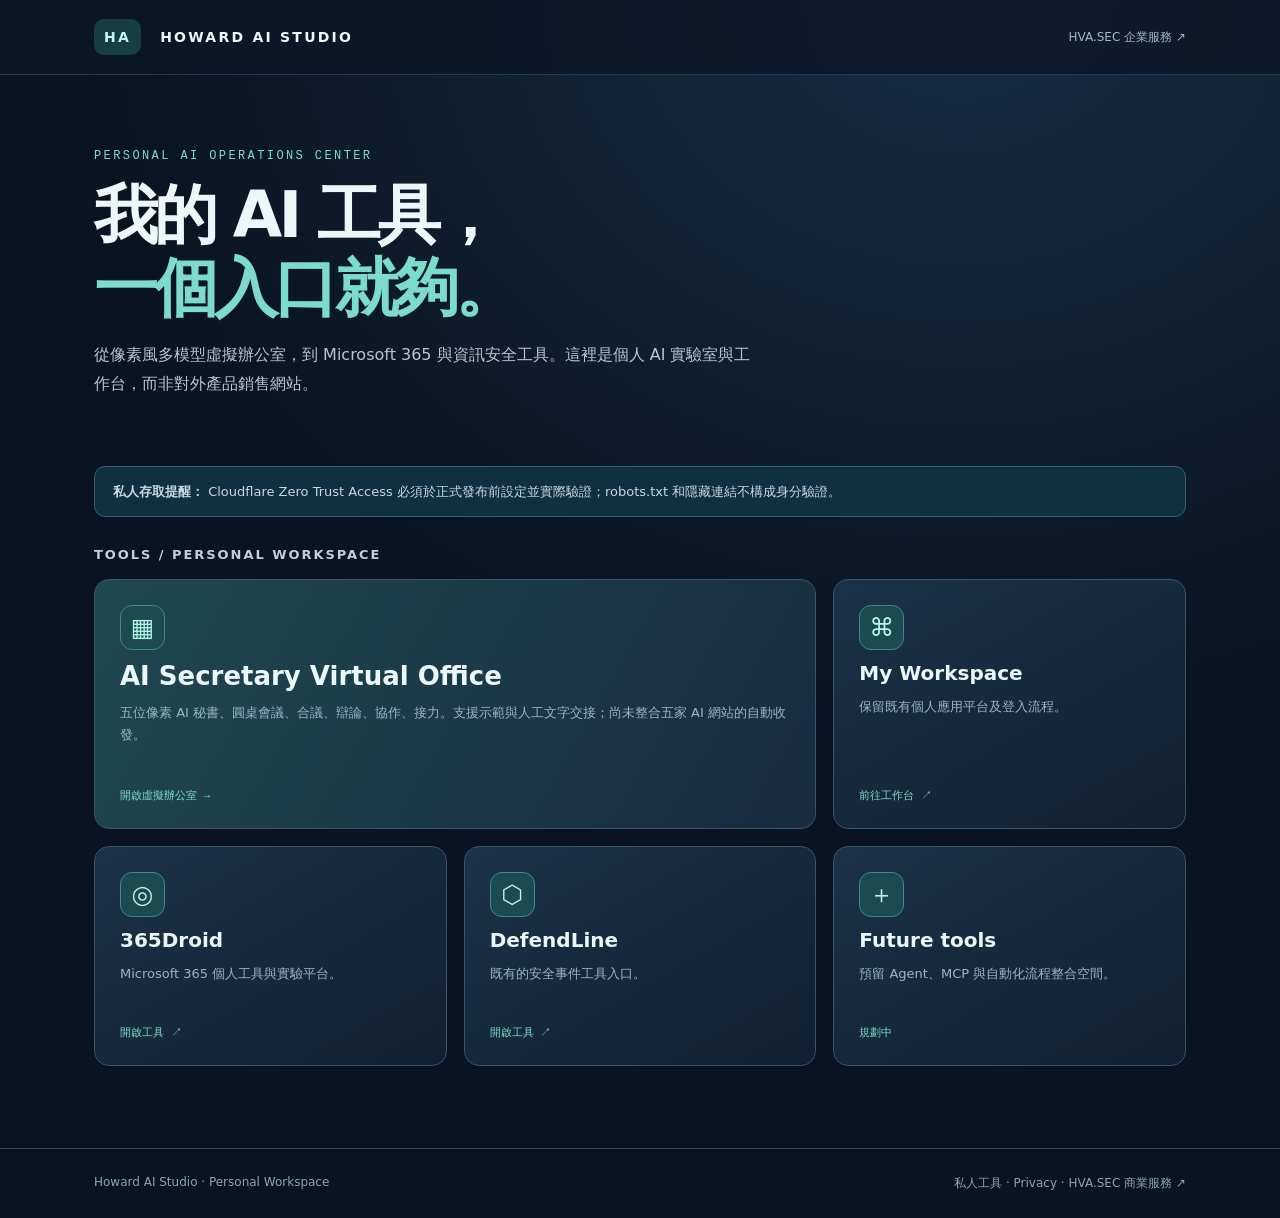
<file: index.html>
<!doctype html>
<html lang="zh-Hant">
<head>
<meta charset="utf-8"><meta name="viewport" content="width=device-width,initial-scale=1">
<meta name="robots" content="noindex,nofollow,noarchive"><meta name="theme-color" content="#091321">
<title>Howard AI Studio · Personal Workspace</title>
<meta name="description" content="Howard AI Studio personal AI tools workspace.">
<style>
:root{color-scheme:dark;--bg:#091321;--panel:#12263a;--line:#35536a;--text:#ebf7f8;--muted:#9cb3c5;--accent:#7cdbc9}
*{box-sizing:border-box}html,body{margin:0}body{background:radial-gradient(ellipse 70% 60% at 75% 0%,#22456488,transparent),#091321;color:var(--text);font-family:system-ui,-apple-system,"Microsoft JhengHei",sans-serif;min-height:100vh}
a{color:inherit;text-decoration:none}a:focus-visible{outline:2px solid var(--accent);outline-offset:4px}
header{border-bottom:1px solid #35516b99;background:#0b1726c5}header .inner{height:74px;display:flex;align-items:center;justify-content:space-between;gap:20px}.wrap{max-width:1140px;padding:0 24px;margin:0 auto}
.brand{font-size:14px;letter-spacing:.16em;font-weight:900}.brand b{background:#163e43;color:#bdf9ee;padding:10px;border-radius:10px;margin-right:12px}
.business{font-size:12px;color:#a2b7c6}.business:hover{color:white}
.hero{padding:74px 0 48px}.eyebrow{color:var(--accent);letter-spacing:.2em;font:12px ui-monospace,monospace}.hero h1{font-size:clamp(36px,6vw,64px);line-height:1.14;letter-spacing:-.06em;margin:16px 0}.hero h1 span{color:var(--accent)}.hero p{color:#b5c6d2;max-width:660px;font-size:16px;line-height:1.8}
.notice{margin:3px 0 30px;border:1px solid #346075;border-radius:11px;background:#103041;padding:14px 18px;color:#c8d8df;font-size:13px;line-height:1.65}
.section-label{font-size:13px;font-weight:800;letter-spacing:.15em;color:#bdd1dd;margin:28px 0 17px}
.grid{display:grid;grid-template-columns:repeat(3,minmax(0,1fr));gap:17px;padding-bottom:82px}
.card{border-radius:15px;border:1px solid #38556c;background:linear-gradient(150deg,#1b3248,#102032);min-height:220px;padding:25px;display:flex;flex-direction:column;gap:11px;transition:transform .15s,border-color .15s}.card:hover{transform:translateY(-3px);border-color:#72d4bd}.card h2{font-size:20px;margin:0}.card p{color:var(--muted);font-size:13px;line-height:1.7;margin:0}.card small{color:var(--accent);font:11px ui-monospace,monospace;margin-top:auto;padding-top:14px}
.glyph{width:45px;height:45px;display:grid;place-items:center;border:1px solid #408b83;border-radius:12px;background:#1b4a50;color:#b3f5e6;font-size:25px}
.hero-card{grid-column:span 2;background:linear-gradient(120deg,#1f4851,#182b40);min-height:250px}.hero-card h2{font-size:26px}
footer{border-top:1px solid #29485a;color:#8ca4b3;font-size:12px;padding:26px 0}footer .wrap{display:flex;justify-content:space-between;gap:15px;flex-wrap:wrap}
@media(max-width:800px){.grid{grid-template-columns:repeat(2,1fr)}.hero{padding-top:48px}}
@media(max-width:560px){.grid{grid-template-columns:1fr}.hero-card{grid-column:auto}.wrap{padding:0 17px}.brand{font-size:11px}.hero{padding-top:38px}.hero p{font-size:14px}}
</style>
</head>
<body>
<header><div class="inner wrap"><a class="brand" href="/"><b>HA</b> HOWARD AI STUDIO</a><a class="business" href="https://hvasec.com/" rel="noopener noreferrer">HVA.SEC 企業服務 ↗</a></div></header>
<main class="wrap">
<section class="hero"><div class="eyebrow">PERSONAL AI OPERATIONS CENTER</div><h1>我的 AI 工具，<br><span>一個入口就夠。</span></h1><p>從像素風多模型虛擬辦公室，到 Microsoft 365 與資訊安全工具。這裡是個人 AI 實驗室與工作台，而非對外產品銷售網站。</p></section>
<div class="notice"><strong>私人存取提醒：</strong> Cloudflare Zero Trust Access 必須於正式發布前設定並實際驗證；robots.txt 和隱藏連結不構成身分驗證。</div>
<h2 class="section-label">TOOLS / PERSONAL WORKSPACE</h2>
<div class="grid">
<a class="card hero-card" href="/office/"><span class="glyph">▦</span><h2>AI Secretary Virtual Office</h2><p>五位像素 AI 秘書、圓桌會議、合議、辯論、協作、接力。支援示範與人工文字交接；尚未整合五家 AI 網站的自動收發。</p><small>開啟虛擬辦公室 →</small></a>
<a class="card" href="https://my.howardaistudio.com/sign-in"><span class="glyph">⌘</span><h2>My Workspace</h2><p>保留既有個人應用平台及登入流程。</p><small>前往工作台 ↗</small></a>
<a class="card" href="https://365droid.howardaistudio.com/"><span class="glyph">◎</span><h2>365Droid</h2><p>Microsoft 365 個人工具與實驗平台。</p><small>開啟工具 ↗</small></a>
<a class="card" href="https://defendline.howardaistudio.com/"><span class="glyph">⬡</span><h2>DefendLine</h2><p>既有的安全事件工具入口。</p><small>開啟工具 ↗</small></a>
<div class="card"><span class="glyph">＋</span><h2>Future tools</h2><p>預留 Agent、MCP 與自動化流程整合空間。</p><small>規劃中</small></div>
</div>
</main>
<footer><div class="wrap"><span>Howard AI Studio · Personal Workspace</span><span>私人工具 · <a href="/privacy.html">Privacy</a> · <a href="https://hvasec.com/">HVA.SEC 商業服務 ↗</a></span></div></footer>
</body>
</html>
</file>
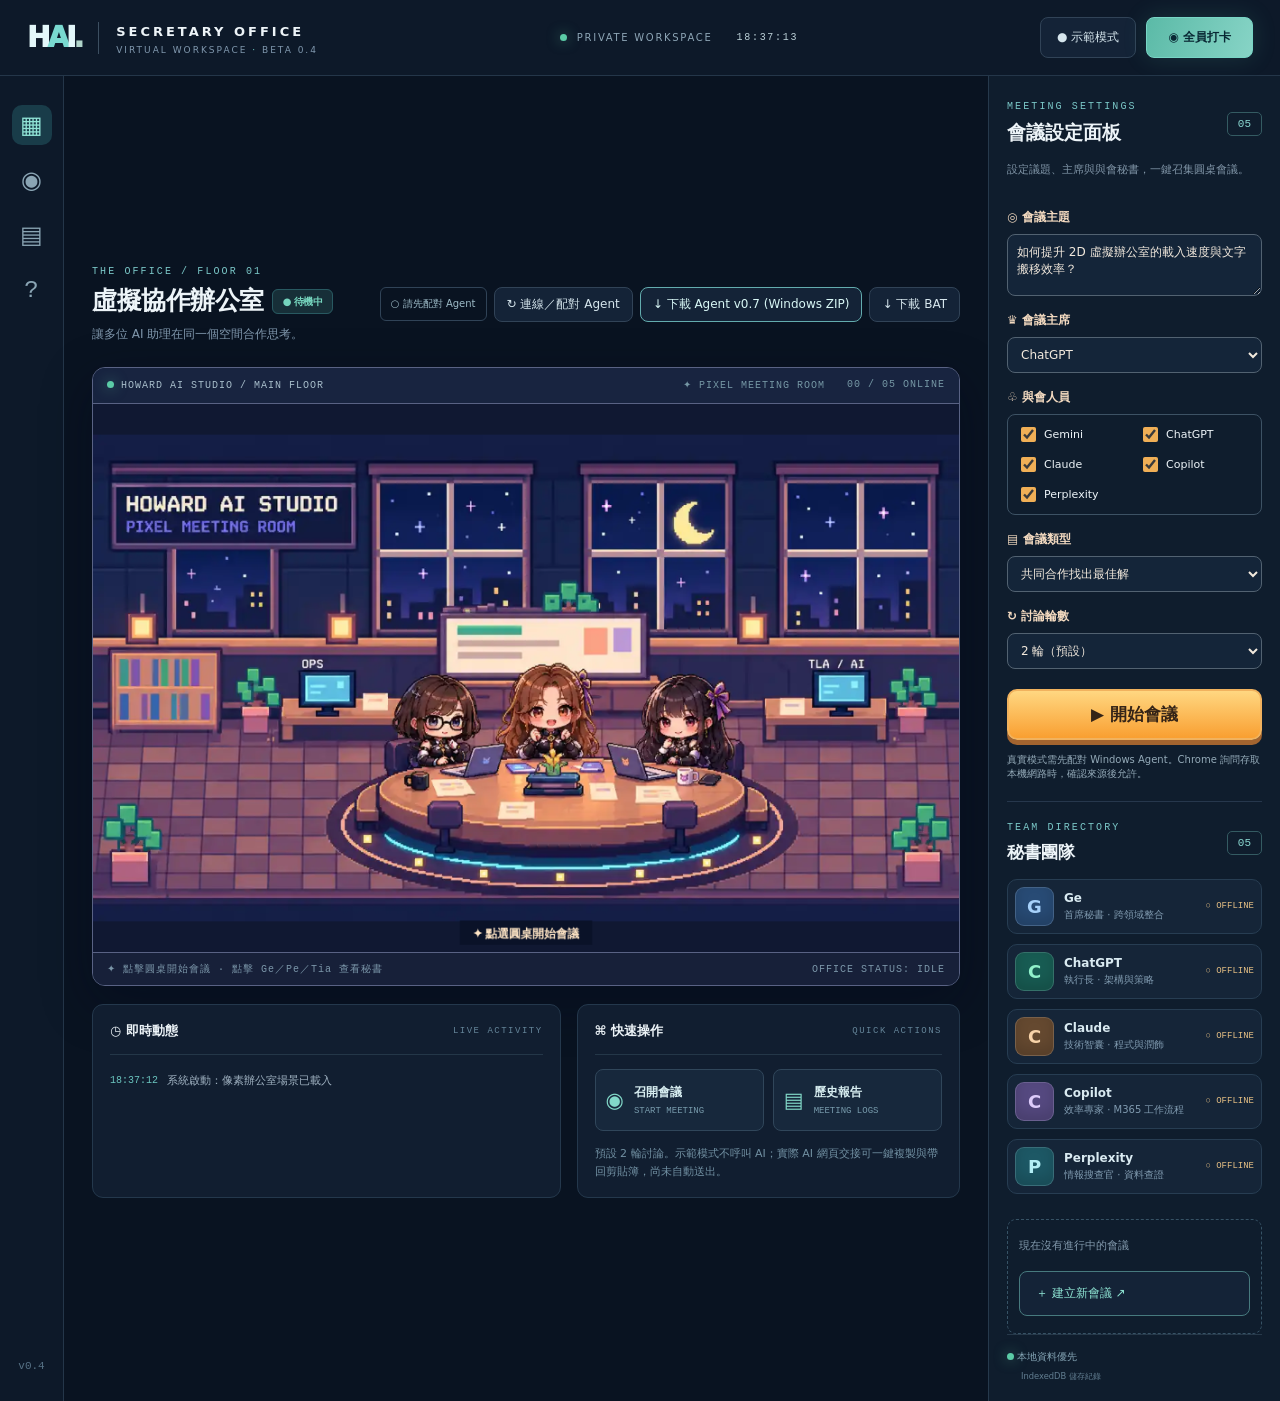
<file: office/index.html>
<!doctype html>
<html lang="zh-Hant">
<head>
<meta charset="utf-8"><meta name="viewport" content="width=device-width, initial-scale=1">
<meta name="theme-color" content="#0a1422">
<title>Howard AI Studio — AI Secretary Office</title>
<link rel="stylesheet" href="/office/styles.css">


</head>
<body>
<div class="shell">
  <header class="topbar">
    <div class="brand"><div class="brand-mark">H<span>A</span>I<span class="dot">.</span></div><span class="brand-divider"></span><div><strong>SECRETARY OFFICE</strong><small>VIRTUAL WORKSPACE <em>·</em> BETA 0.4</small></div></div>
    <div class="top-center"><span class="live-light"></span> PRIVATE WORKSPACE <span class="text-mono" id="clock">--:--</span></div>
    <div class="top-actions"><button id="global-stop-meeting" class="secondary-button danger-stop hidden" type="button">■ 停止會議</button><button id="demo-toggle" class="ghost-button">● 示範模式</button><button id="clock-button" class="primary-button">◉ 全員打卡</button></div>
  </header>
  <div class="body-grid">
    <aside class="rail">
      <div class="rail-icon active" title="虛擬辦公室" aria-label="虛擬辦公室">▦</div>
      <button id="rail-meet" class="rail-icon" aria-label="召開會議" title="召開會議">◉</button>
      <button id="rail-history" class="rail-icon" aria-label="歷史紀錄" title="歷史紀錄">▤</button>
      <button id="rail-help" class="rail-icon" aria-label="操作說明" title="操作說明">?</button>
      <span class="rail-spacer"></span><span class="rail-version">v0.4</span>
    </aside>
    <main class="workspace">
      <div class="workspace-heading"><div><div class="eyebrow">THE OFFICE / FLOOR 01</div><h1>虛擬協作辦公室 <span class="office-state" id="office-state">● 待機中</span></h1><p>讓多位 AI 助理在同一個空間合作思考。</p></div><div class="workspace-tools"><span id="connection-label" class="connection-pill">○ 本機 Agent 檢查中</span><button class="subtle-btn" id="refresh-agent" title="連線／配對本機 Windows Agent">↻ 連線／配對 Agent</button><a class="subtle-btn download-agent" href="https://github.com/Howard486/howardaistudio-my/actions/runs/39557481224/artifacts/12326137799" target="_blank" rel="noopener noreferrer" title="下載 HVA Secretary Agent v0.7 Windows 64-bit 測試版 ZIP（未簽章，GitHub 可能需登入；解壓後仍有一層 ZIP）">↓ 下載 Agent v0.7 (Windows ZIP)</a><a class="subtle-btn download-bat" href="/office/start-agent.bat" download="start-agent.bat" title="啟動 HVA Secretary Agent v0.7 或舊版 Windows EXE，請先下載並解壓縮 Agent">↓ 下載 BAT</a></div></div>
      <div class="scene-shell"><div class="scene-top"><span><span class="green-dot"></span> HOWARD AI STUDIO / MAIN FLOOR</span><span class="scene-indicators"><span>✦ PIXEL MEETING ROOM</span><span id="room-population">00 / 05 ONLINE</span></span></div><canvas id="office-scene" width="960" height="608" aria-label="Ge、Pe、Tia 像素風會議室主視覺。點擊中央圓桌開始會議，點擊三位秘書查看狀態"></canvas><div class="scene-footer"><span>✦ 點擊圓桌開始會議 · 點擊 Ge／Pe／Tia 查看秘書</span><span id="scene-context">OFFICE STATUS: IDLE</span></div></div>
      <section class="bottom-panels"><div class="panel activity"><div class="panel-title"><span>◷ 即時動態</span><small>LIVE ACTIVITY</small></div><div class="activity-list" id="activity-list" aria-live="polite"><p class="dim">辦公室已就緒，等待打卡。</p></div></div><div class="panel shortcuts"><div class="panel-title"><span>⌘ 快速操作</span><small>QUICK ACTIONS</small></div><div class="quick-grid"><button id="quick-meet"><b>◉</b><span>召開會議<small>START MEETING</small></span></button><button id="quick-history"><b>▤</b><span>歷史報告<small>MEETING LOGS</small></span></button></div><div class="mini-tip">預設 2 輪討論。示範模式不呼叫 AI；實際 AI 網頁交接可一鍵複製與帶回剪貼簿，尚未自動送出。</div></div></section>
    </main>
    <aside class="inspector">
<div class="inspector-title"><div><span class="eyebrow">MEETING SETTINGS</span><h2>會議設定面板</h2></div><span class="headcount">05</span></div>
<p class="inspector-copy">設定議題、主席與與會秘書，一鍵召集圓桌會議。</p>
<form class="side-form" id="quick-meeting">
<label for="quick-topic">◎ 會議主題</label><textarea id="quick-topic" maxlength="2500" required rows="3">如何提升 2D 虛擬辦公室的載入速度與文字搬移效率？</textarea>
<label for="quick-chair">♛ 會議主席</label><select id="quick-chair"><option value="chatgpt">ChatGPT</option><option value="gemini">Gemini</option><option value="claude">Claude</option><option value="copilot">Copilot</option><option value="perplexity">Perplexity</option></select>
<label>♧ 與會人員</label><div class="side-checks" id="quick-attendees">
<label><input type="checkbox" value="gemini" checked> Gemini</label><label><input type="checkbox" value="chatgpt" checked> ChatGPT</label><label><input type="checkbox" value="claude" checked> Claude</label><label><input type="checkbox" value="copilot" checked> Copilot</label><label><input type="checkbox" value="perplexity" checked> Perplexity</label></div>
<label for="quick-mode">▤ 會議類型</label><select id="quick-mode"><option value="consensus">共同合作找出最佳解</option><option value="debate">辯論大會</option><option value="collaborate">共同協作</option><option value="relay">接力作業</option></select>
<label for="quick-rounds">↻ 討論輪數</label><select id="quick-rounds"><option value="1">1 輪</option><option value="2" selected>2 輪（預設）</option><option value="3">3 輪</option><option value="4">4 輪</option><option value="5">5 輪</option></select>
<button type="submit" class="launch-button">▶ 開始會議</button><small class="side-info">真實模式需先配對 Windows Agent。Chrome 詢問存取本機網路時，確認來源後允許。</small></form>
<div class="inspector-divider"></div><div class="inspector-title mini"><div><span class="eyebrow">TEAM DIRECTORY</span><h2>秘書團隊</h2></div><span class="headcount">05</span></div>
<div id="agent-list" class="agent-list"></div><div id="mode-preview" class="mode-preview"></div>
<div class="inspector-bottom"><span class="green-dot"></span> 本地資料優先 <small>IndexedDB 儲存紀錄</small></div>
</aside>
  </div>
</div>
<div id="modal-backdrop" class="modal-backdrop hidden" role="presentation">
  <section class="modal" role="dialog" aria-modal="true" aria-labelledby="modal-title"><div class="modal-head"><div><span class="eyebrow" id="modal-kicker">OFFICE CONTROL</span><h2 id="modal-title">建立會議</h2></div><div class="modal-header-actions"><button id="modal-stop-meeting" class="secondary-button danger-stop hidden" type="button">■ 停止會議</button><button class="close-button" id="modal-close" aria-label="關閉視窗／停止進行中的會議">×</button></div></div><div class="modal-content" id="modal-content"></div></section>
</div>
<div class="toast-region" id="toast-region" aria-live="polite"></div>
<script defer src="/office/app.js"></script><script defer src="/office/pixel-room.js"></script></body>
</html>
</file>
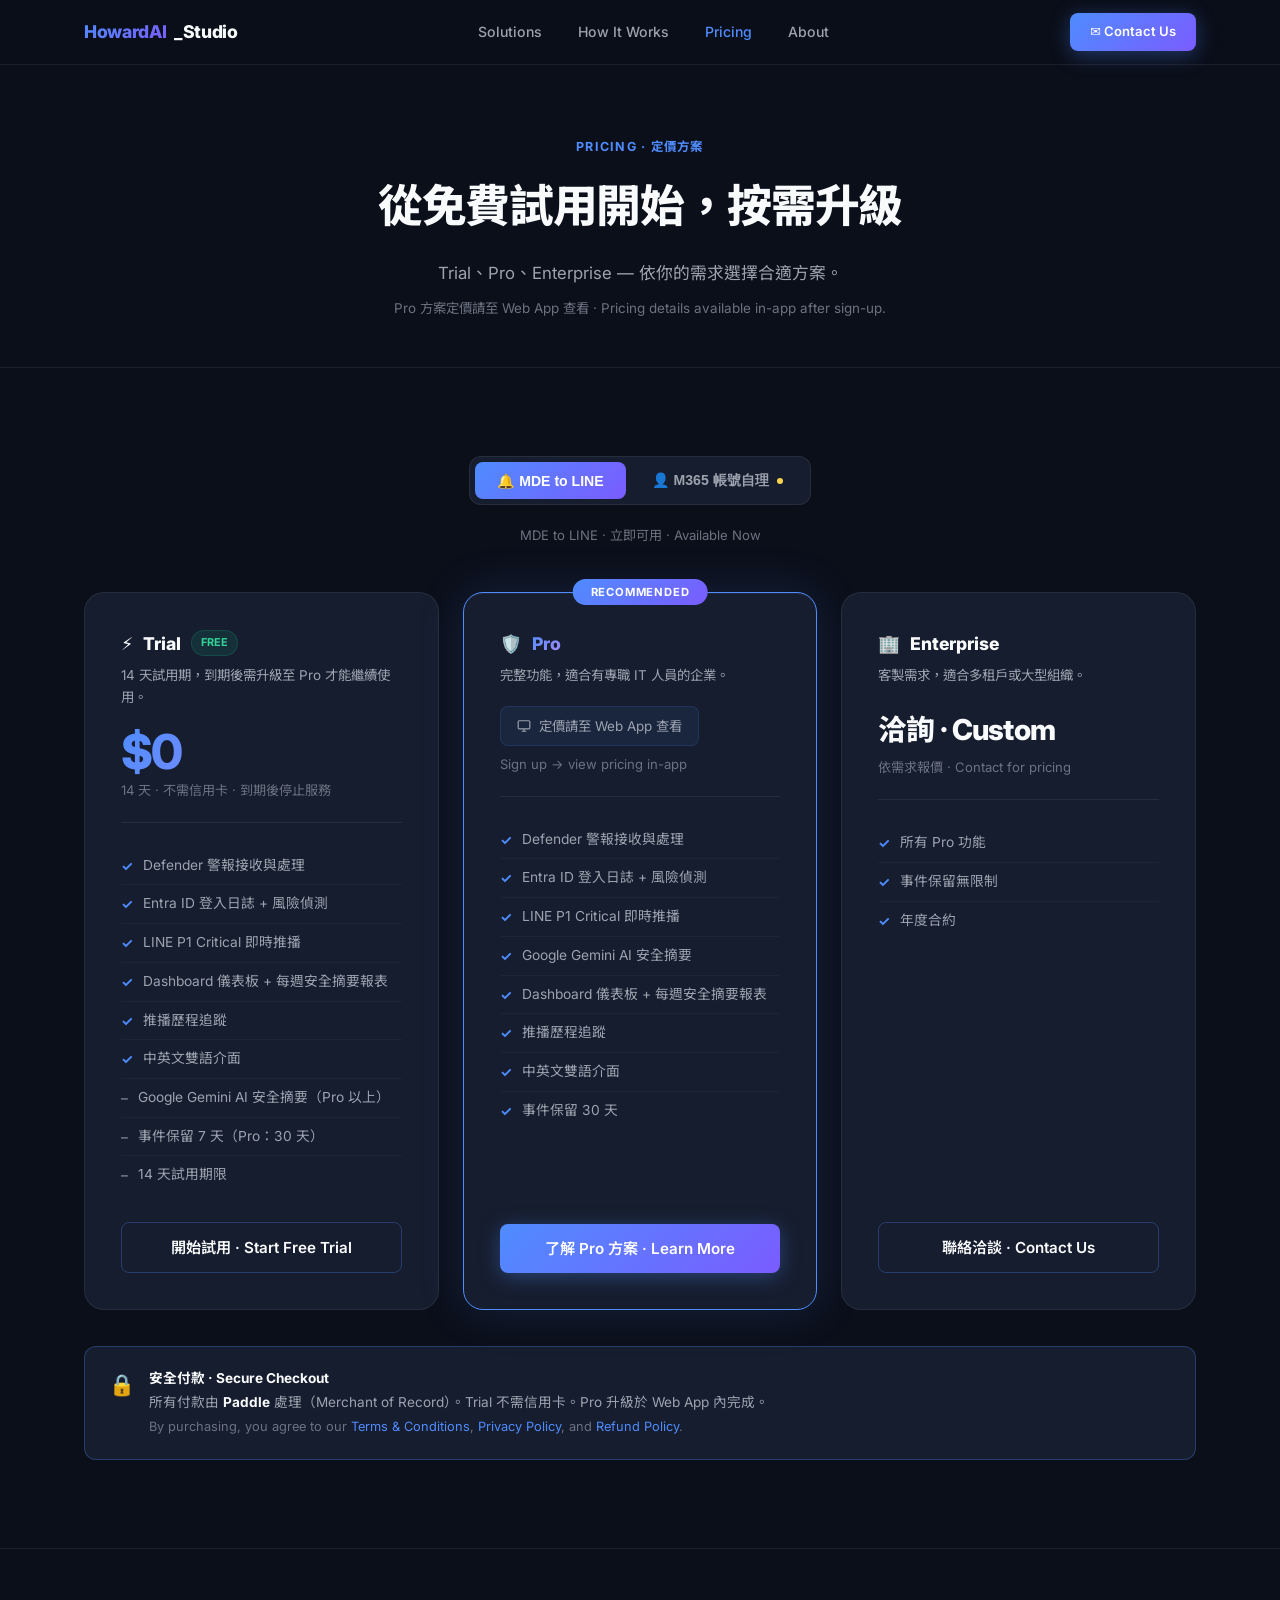
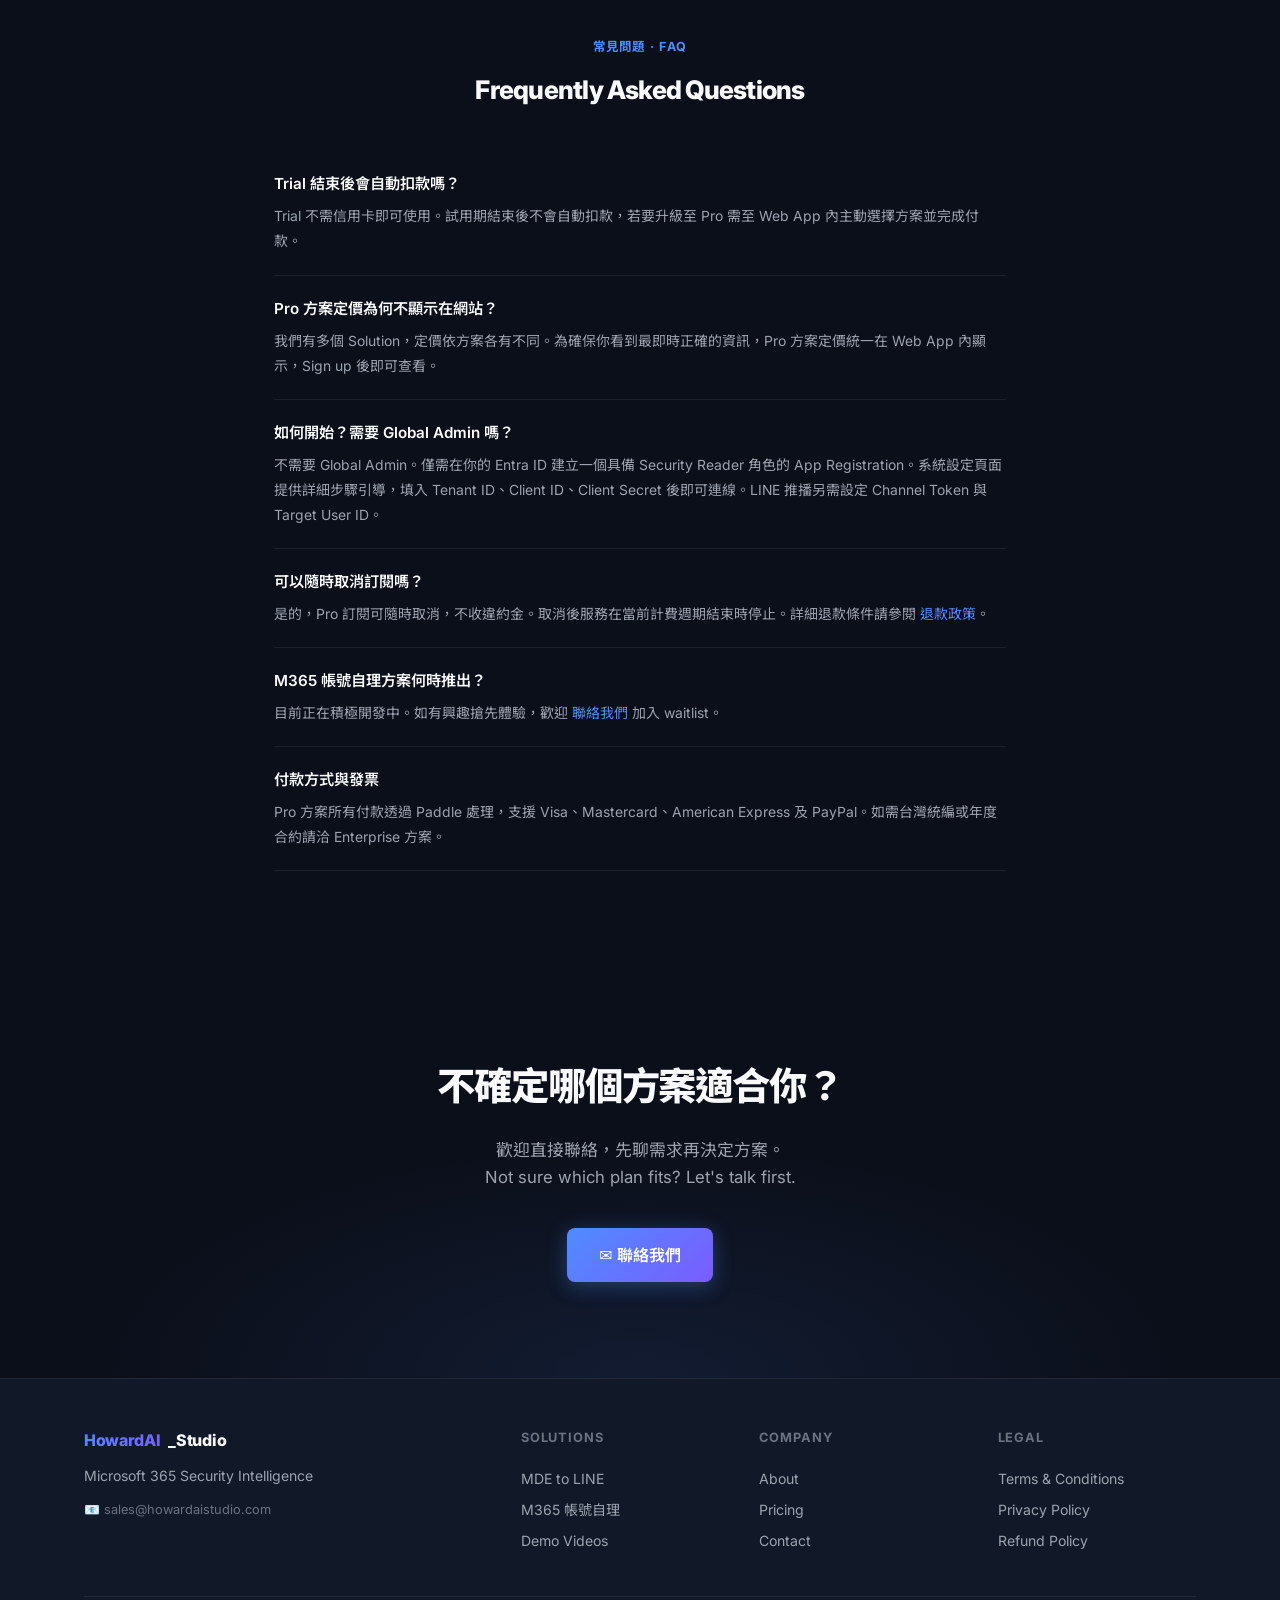
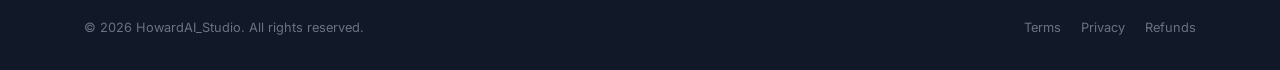
<file: pricing.html>
<!DOCTYPE html>
<html lang="zh-TW">
<head>
  <meta charset="UTF-8">
  <meta name="viewport" content="width=device-width, initial-scale=1.0">
  <title>Pricing · HowardAI_Studio</title>
  <meta name="description" content="HowardAI_Studio 定價方案 — Trial、Pro、Enterprise，適合不同規模的 M365 資安需求。">
  <link rel="stylesheet" href="style.css">
  <style>
    .plan-card {
      background: var(--bg-card);
      border: 1px solid var(--border);
      border-radius: var(--radius-lg);
      padding: 36px;
      display: flex; flex-direction: column;
      transition: all .2s; position: relative;
    }
    .plan-card.featured {
      border-color: var(--accent-blue);
      box-shadow: 0 0 48px rgba(79,140,255,0.15), inset 0 1px 0 rgba(255,255,255,0.05);
    }
    .plan-card.featured::before {
      content: 'Recommended';
      position: absolute; top: -14px; left: 50%; transform: translateX(-50%);
      background: var(--gradient); color: #fff;
      font-size: .7rem; font-weight: 700; letter-spacing: .07em; text-transform: uppercase;
      padding: 4px 18px; border-radius: 99px;
    }
    .plan-name   { display:flex; align-items:center; gap:10px; font-size:1.1rem; font-weight:800; margin-bottom:6px; }
    .plan-desc   { font-size:.84rem; color:var(--text-secondary); margin-bottom:20px; }
    .plan-price-area { margin-bottom:24px; padding-bottom:20px; border-bottom:1px solid var(--border); }
    .plan-price-free {
      font-size:3rem; font-weight:800; line-height:1; letter-spacing:-.04em;
      background:var(--gradient-text); -webkit-background-clip:text;
      -webkit-text-fill-color:transparent; background-clip:text;
    }
    .plan-price-label { font-size:.82rem; color:var(--text-muted); margin-top:4px; }
    .plan-price-app {
      display:inline-flex; align-items:center; gap:8px;
      padding:8px 16px; border-radius:8px;
      background:rgba(79,140,255,0.08); border:1px solid rgba(79,140,255,0.15);
      font-size:.84rem; color:var(--text-secondary);
    }
    .plan-price-custom { font-size:1.8rem; font-weight:800; letter-spacing:-.03em; }
    .plan-features { list-style:none; flex:1; margin-bottom:28px; }
    .plan-features li {
      display:flex; gap:10px; align-items:flex-start;
      font-size:.86rem; padding:7px 0; color:var(--text-secondary);
      border-bottom:1px solid rgba(255,255,255,0.03);
    }
    .plan-features li:last-child { border-bottom:none; }
    .plan-features .chk { color:var(--accent-blue); font-weight:700; flex-shrink:0; margin-top:1px; }
    .plan-features .xmk { color:var(--text-muted); font-weight:700; flex-shrink:0; margin-top:1px; }
    .plan-card .btn { margin-top:auto; width:100%; justify-content:center; }

    /* Solution tabs */
    .solution-tabs {
      display:inline-flex; background:var(--bg-card); border:1px solid var(--border);
      border-radius:12px; padding:5px; gap:4px; margin-bottom:16px;
    }
    .sol-tab {
      padding:9px 22px; border-radius:8px; font-size:.88rem; font-weight:600;
      cursor:pointer; border:none; background:none; color:var(--text-secondary);
      transition:all .2s; display:flex; align-items:center; gap:8px;
    }
    .sol-tab.active { background:var(--gradient); color:#fff; }
    .sol-tab .wip-dot { width:6px; height:6px; border-radius:50%; background:#FCD34D; flex-shrink:0; }

    /* Comparison table */
    .comp-table { width:100%; border-collapse:collapse; }
    .comp-table th, .comp-table td { padding:11px 16px; border-bottom:1px solid var(--border); font-size:.85rem; }
    .comp-table th {
      font-size:.72rem; font-weight:700; text-transform:uppercase; letter-spacing:.07em;
      color:var(--text-muted); background:var(--bg-card); text-align:center;
    }
    .comp-table th:first-child { text-align:left; }
    .comp-table td:first-child { color:var(--text-primary); font-weight:500; }
    .comp-table td:not(:first-child) { text-align:center; }
    .comp-table tr:hover td { background:rgba(255,255,255,0.02); }
    .comp-table .chk  { color:var(--accent-blue); font-weight:800; }
    .comp-table .xmk  { color:var(--text-muted); }
    .comp-table .part { color:#FCD34D; }
    .comp-table .cat td {
      background:var(--bg-secondary); font-size:.73rem; font-weight:700;
      text-transform:uppercase; letter-spacing:.08em; color:var(--text-muted); padding:8px 16px;
    }

    .faq-item { border-bottom:1px solid var(--border); padding:20px 0; }
    .faq-item:first-child { border-top:1px solid var(--border); }
    .faq-q { font-size:.95rem; font-weight:600; margin-bottom:8px; }
    .faq-a { font-size:.87rem; color:var(--text-secondary); line-height:1.8; }

    .paddle-note {
      background:var(--bg-card); border:1px solid var(--border-accent);
      border-radius:var(--radius); padding:20px 24px; margin-top:36px;
      display:flex; gap:14px; align-items:flex-start;
      font-size:.85rem; color:var(--text-secondary); line-height:1.75;
    }
    .paddle-note strong { color:var(--text-primary); }

    @media (max-width:768px) {
      .solution-tabs { flex-direction:column; width:100%; }
      .sol-tab { justify-content:center; }
    }
  </style>
</head>
<body>

<!-- NAV -->
<nav class="nav">
  <div class="container">
    <div class="nav-inner">
      <a href="index.html" class="nav-logo"><span>HowardAI</span>_Studio</a>
      <div class="nav-links">
        <a href="index.html#solutions">Solutions</a>
        <a href="index.html#how-it-works">How It Works</a>
        <a href="pricing.html" class="active">Pricing</a>
        <a href="index.html#about">About</a>
      </div>
      <div class="nav-cta">
        <a href="mailto:sales@howardaistudio.com" class="btn btn-primary" style="font-size:.82rem;padding:8px 20px;">✉️ Contact Us</a>
      </div>
      <button class="nav-hamburger" id="hamburger" aria-label="Open menu">
        <span></span><span></span><span></span>
      </button>
    </div>
  </div>
  <div class="nav-mobile" id="nav-mobile">
    <a href="index.html#solutions">Solutions</a>
    <a href="pricing.html">Pricing</a>
    <a href="index.html#about">About</a>
    <a href="mailto:sales@howardaistudio.com" class="btn btn-primary">✉️ Contact Us</a>
  </div>
</nav>

<!-- PAGE HEADER -->
<section class="section" style="padding:72px 0 48px;text-align:center;">
  <div class="container">
    <p class="section-label">Pricing · 定價方案</p>
    <h1 style="font-size:clamp(1.8rem,3.5vw,2.8rem);font-weight:800;letter-spacing:-.03em;margin-bottom:16px;">
      從免費試用開始，按需升級
    </h1>
    <p style="font-size:1.05rem;color:var(--text-secondary);max-width:520px;margin:0 auto 10px;">
      Trial、Pro、Enterprise — 依你的需求選擇合適方案。
    </p>
    <p style="font-size:.84rem;color:var(--text-muted);">
      Pro 方案定價請至 Web App 查看 · Pricing details available in-app after sign-up.
    </p>
  </div>
</section>

<div class="divider"></div>

<!-- ======================== PLAN CARDS ======================== -->
<section class="section" id="plans">
  <div class="container">

    <!-- Solution selector -->
    <div style="text-align:center;">
      <div class="solution-tabs" id="sol-tabs">
        <button class="sol-tab active" onclick="switchSol('mde',this)">🔔 MDE to LINE</button>
        <button class="sol-tab" onclick="switchSol('acc',this)">
          👤 M365 帳號自理 <span class="wip-dot" title="開發中"></span>
        </button>
      </div>
    </div>
    <div style="text-align:center;margin-bottom:44px;">
      <span id="sol-active-note" style="font-size:.82rem;color:var(--text-muted);">
        MDE to LINE · 立即可用 · Available Now
      </span>
    </div>

    <!-- Three plan cards -->
    <div class="grid-3">

      <!-- TRIAL -->
      <div class="plan-card">
        <div class="plan-name">
          <span>⚡</span> Trial
          <span style="font-size:.68rem;font-weight:700;padding:3px 9px;border-radius:99px;background:rgba(16,185,129,0.12);color:#34D399;border:1px solid rgba(16,185,129,0.2);">FREE</span>
        </div>
        <p class="plan-desc">14 天試用期，到期後需升級至 Pro 才能繼續使用。</p>
        <div class="plan-price-area">
          <div class="plan-price-free">$0</div>
          <p class="plan-price-label">14 天 · 不需信用卡 · 到期後停止服務</p>
        </div>
        <ul class="plan-features" id="feat-trial"><!-- JS fills this --></ul>
        <a href="https://defendline.howardaistudio.com" class="btn btn-outline" target="_blank" rel="noopener">
          開始試用 · Start Free Trial
        </a>
      </div>

      <!-- PRO (Featured) -->
      <div class="plan-card featured">
        <div class="plan-name">
          <span>🛡️</span>
          <span class="gradient-text">Pro</span>
        </div>
        <p class="plan-desc">完整功能，適合有專職 IT 人員的企業。</p>
        <div class="plan-price-area">
          <div class="plan-price-app">
            <svg width="14" height="14" viewBox="0 0 24 24" fill="none" stroke="currentColor" stroke-width="2"><rect x="2" y="3" width="20" height="14" rx="2"/><path d="M8 21h8M12 17v4"/></svg>
            定價請至 Web App 查看
          </div>
          <p class="plan-price-label" style="margin-top:8px;">Sign up → view pricing in-app</p>
        </div>
        <ul class="plan-features" id="feat-pro"><!-- JS fills this --></ul>
        <!-- TODO: Replace with Paddle / app sign-up link for Pro -->
        <a href="mailto:sales@howardaistudio.com?subject=Pro%20Plan%20Inquiry" class="btn btn-primary">
          了解 Pro 方案 · Learn More
        </a>
      </div>

      <!-- ENTERPRISE -->
      <div class="plan-card">
        <div class="plan-name"><span>🏢</span> Enterprise</div>
        <p class="plan-desc">客製需求，適合多租戶或大型組織。</p>
        <div class="plan-price-area">
          <div class="plan-price-custom">洽詢 · Custom</div>
          <p class="plan-price-label">依需求報價 · Contact for pricing</p>
        </div>
        <ul class="plan-features" id="feat-ent"><!-- JS fills this --></ul>
        <a href="mailto:sales@howardaistudio.com?subject=Enterprise%20Inquiry" class="btn btn-outline">
          聯絡洽談 · Contact Us
        </a>
      </div>

    </div>

    <!-- WIP notice -->
    <div id="wip-notice" style="display:none;text-align:center;margin-top:24px;">
      <div style="display:inline-flex;align-items:center;gap:10px;padding:12px 24px;border-radius:10px;background:rgba(245,158,11,0.08);border:1px solid rgba(245,158,11,0.2);font-size:.84rem;color:#FCD34D;">
        🚧 &nbsp;M365 帳號自理方案開發中，方案結構供參考，正式上線前會更新。
      </div>
    </div>

    <!-- Paddle note -->
    <div class="paddle-note">
      <span style="font-size:1.3rem;flex-shrink:0;">🔒</span>
      <p>
        <strong>安全付款 · Secure Checkout</strong><br>
        所有付款由 <strong>Paddle</strong> 處理（Merchant of Record）。Trial 不需信用卡。Pro 升級於 Web App 內完成。<br>
        <span style="font-size:.8rem;color:var(--text-muted);">
          By purchasing, you agree to our
          <a href="terms.html">Terms &amp; Conditions</a>,
          <a href="privacy.html">Privacy Policy</a>, and
          <a href="refund.html">Refund Policy</a>.
        </span>
      </p>
    </div>
  </div>
</section>

<div class="divider"></div>

<!-- ======================== FAQ ======================== -->
<section class="section">
  <div class="container-sm">
    <div style="text-align:center;margin-bottom:40px;">
      <p class="section-label">常見問題 · FAQ</p>
      <h2 style="font-size:1.6rem;font-weight:800;letter-spacing:-.03em;">Frequently Asked Questions</h2>
    </div>

    <div class="faq-item">
      <div class="faq-q">Trial 結束後會自動扣款嗎？</div>
      <div class="faq-a">Trial 不需信用卡即可使用。試用期結束後不會自動扣款，若要升級至 Pro 需至 Web App 內主動選擇方案並完成付款。</div>
    </div>
    <div class="faq-item">
      <div class="faq-q">Pro 方案定價為何不顯示在網站？</div>
      <div class="faq-a">我們有多個 Solution，定價依方案各有不同。為確保你看到最即時正確的資訊，Pro 方案定價統一在 Web App 內顯示，Sign up 後即可查看。</div>
    </div>
    <div class="faq-item">
      <div class="faq-q">如何開始？需要 Global Admin 嗎？</div>
      <div class="faq-a">不需要 Global Admin。僅需在你的 Entra ID 建立一個具備 Security Reader 角色的 App Registration。系統設定頁面提供詳細步驟引導，填入 Tenant ID、Client ID、Client Secret 後即可連線。LINE 推播另需設定 Channel Token 與 Target User ID。</div>
    </div>
    <div class="faq-item">
      <div class="faq-q">可以隨時取消訂閱嗎？</div>
      <div class="faq-a">是的，Pro 訂閱可隨時取消，不收違約金。取消後服務在當前計費週期結束時停止。詳細退款條件請參閱 <a href="refund.html">退款政策</a>。</div>
    </div>
    <div class="faq-item">
      <div class="faq-q">M365 帳號自理方案何時推出？</div>
      <div class="faq-a">目前正在積極開發中。如有興趣搶先體驗，歡迎 <a href="mailto:sales@howardaistudio.com?subject=帳號自理搶先體驗">聯絡我們</a> 加入 waitlist。</div>
    </div>
    <div class="faq-item">
      <div class="faq-q">付款方式與發票</div>
      <div class="faq-a">Pro 方案所有付款透過 Paddle 處理，支援 Visa、Mastercard、American Express 及 PayPal。如需台灣統編或年度合約請洽 Enterprise 方案。</div>
    </div>
  </div>
</section>

<!-- CTA -->
<section class="cta-section">
  <div class="container">
    <h2>不確定哪個方案適合你？</h2>
    <p>歡迎直接聯絡，先聊需求再決定方案。<br>Not sure which plan fits? Let's talk first.</p>
    <div class="cta-actions">
      <a href="mailto:sales@howardaistudio.com?subject=Pricing%20Inquiry" class="btn btn-primary" style="font-size:1rem;padding:14px 32px;">✉️ 聯絡我們</a>
    </div>
  </div>
</section>

<!-- FOOTER -->
<footer class="footer">
  <div class="container">
    <div class="footer-inner">
      <div class="footer-brand">
        <a href="index.html" class="nav-logo" style="font-size:1rem;"><span>HowardAI</span>_Studio</a>
        <p>Microsoft 365 Security Intelligence</p>
        <p style="margin-top:12px;font-size:.8rem;color:var(--text-muted);">📧 sales@howardaistudio.com</p>
      </div>
      <div class="footer-col">
        <h4>Solutions</h4>
        <a href="index.html#solutions">MDE to LINE</a>
        <a href="index.html#solutions">M365 帳號自理</a>
        <a href="index.html#demo">Demo Videos</a>
      </div>
      <div class="footer-col">
        <h4>Company</h4>
        <a href="index.html#about">About</a>
        <a href="pricing.html">Pricing</a>
        <a href="mailto:sales@howardaistudio.com">Contact</a>
      </div>
      <div class="footer-col">
        <h4>Legal</h4>
        <a href="terms.html">Terms &amp; Conditions</a>
        <a href="privacy.html">Privacy Policy</a>
        <a href="refund.html">Refund Policy</a>
      </div>
    </div>
    <div class="footer-bottom">
      <span>© 2026 HowardAI_Studio. All rights reserved.</span>
      <div class="footer-legal">
        <a href="terms.html">Terms</a>
        <a href="privacy.html">Privacy</a>
        <a href="refund.html">Refunds</a>
      </div>
    </div>
  </div>
</footer>

<script>
  // Mobile nav
  const hamburger = document.getElementById('hamburger');
  const navMobile = document.getElementById('nav-mobile');
  hamburger.addEventListener('click', () => navMobile.classList.toggle('open'));
  navMobile.querySelectorAll('a').forEach(a => a.addEventListener('click', () => navMobile.classList.remove('open')));

  // ── Feature sets — must stay in sync with the comparison table above ──
  const FEATS = {
    mde: {
      trial: [
        ['chk','Defender 警報接收與處理'],
        ['chk','Entra ID 登入日誌 + 風險偵測'],
        ['chk','LINE P1 Critical 即時推播'],
        ['chk','Dashboard 儀表板 + 每週安全摘要報表'],
        ['chk','推播歷程追蹤'],
        ['chk','中英文雙語介面'],
        ['xmk','Google Gemini AI 安全摘要（Pro 以上）'],
        ['xmk','事件保留 7 天（Pro：30 天）'],
        ['xmk','14 天試用期限'],
      ],
      pro: [
        ['chk','Defender 警報接收與處理'],
        ['chk','Entra ID 登入日誌 + 風險偵測'],
        ['chk','LINE P1 Critical 即時推播'],
        ['chk','Google Gemini AI 安全摘要'],
        ['chk','Dashboard 儀表板 + 每週安全摘要報表'],
        ['chk','推播歷程追蹤'],
        ['chk','中英文雙語介面'],
        ['chk','事件保留 30 天'],
      ],
      ent: [
        ['chk','所有 Pro 功能'],
        ['chk','事件保留無限制'],
        ['chk','年度合約'],
      ],
    },
    acc: {
      trial: [
        ['chk','1 個 M365 租戶'],
        ['chk','License 使用量查看'],
        ['chk','SharePoint 基本清查'],
        ['chk','Teams 成員清單'],
        ['xmk','可匯出報告'],
        ['xmk','Teams 外部來賓清查'],
        ['xmk','異常項目標示'],
        ['xmk','定期排程掃描'],
      ],
      pro: [
        ['chk','1 個 M365 租戶'],
        ['chk','License 完整分析'],
        ['chk','SharePoint 完整清查'],
        ['chk','Teams 成員 + 外部來賓清查'],
        ['chk','可匯出報告（Excel / CSV）'],
        ['chk','異常項目自動標示'],
        ['chk','定期排程掃描'],
        ['chk','Email 優先支援 (1 工作日)'],
      ],
      ent: [
        ['chk','多租戶（洽詢）'],
        ['chk','所有 Pro 功能'],
        ['chk','SLA 保證'],
        ['chk','專屬客戶支援'],
        ['chk','年度合約 / 統編發票'],
      ],
    },
  };

  function renderList(id, items) {
    document.getElementById(id).innerHTML = items
      .map(([c, t]) => `<li><span class="${c}">${c === 'chk' ? '✓' : '–'}</span>${t}</li>`)
      .join('');
  }

  function switchSol(sol, btn) {
    document.querySelectorAll('.sol-tab').forEach(t => t.classList.remove('active'));
    btn.classList.add('active');
    const f = FEATS[sol];
    renderList('feat-trial', f.trial);
    renderList('feat-pro',   f.pro);
    renderList('feat-ent',   f.ent);
    const isAcc = sol === 'acc';
    document.getElementById('wip-notice').style.display = isAcc ? 'block' : 'none';
    document.getElementById('sol-active-note').textContent = isAcc
      ? 'M365 帳號自理 · 開發中 · Coming Soon'
      : 'MDE to LINE · 立即可用 · Available Now';
  }

  // Init with MDE features
  switchSol('mde', document.querySelector('.sol-tab'));
</script>
</body>
</html>
</file>
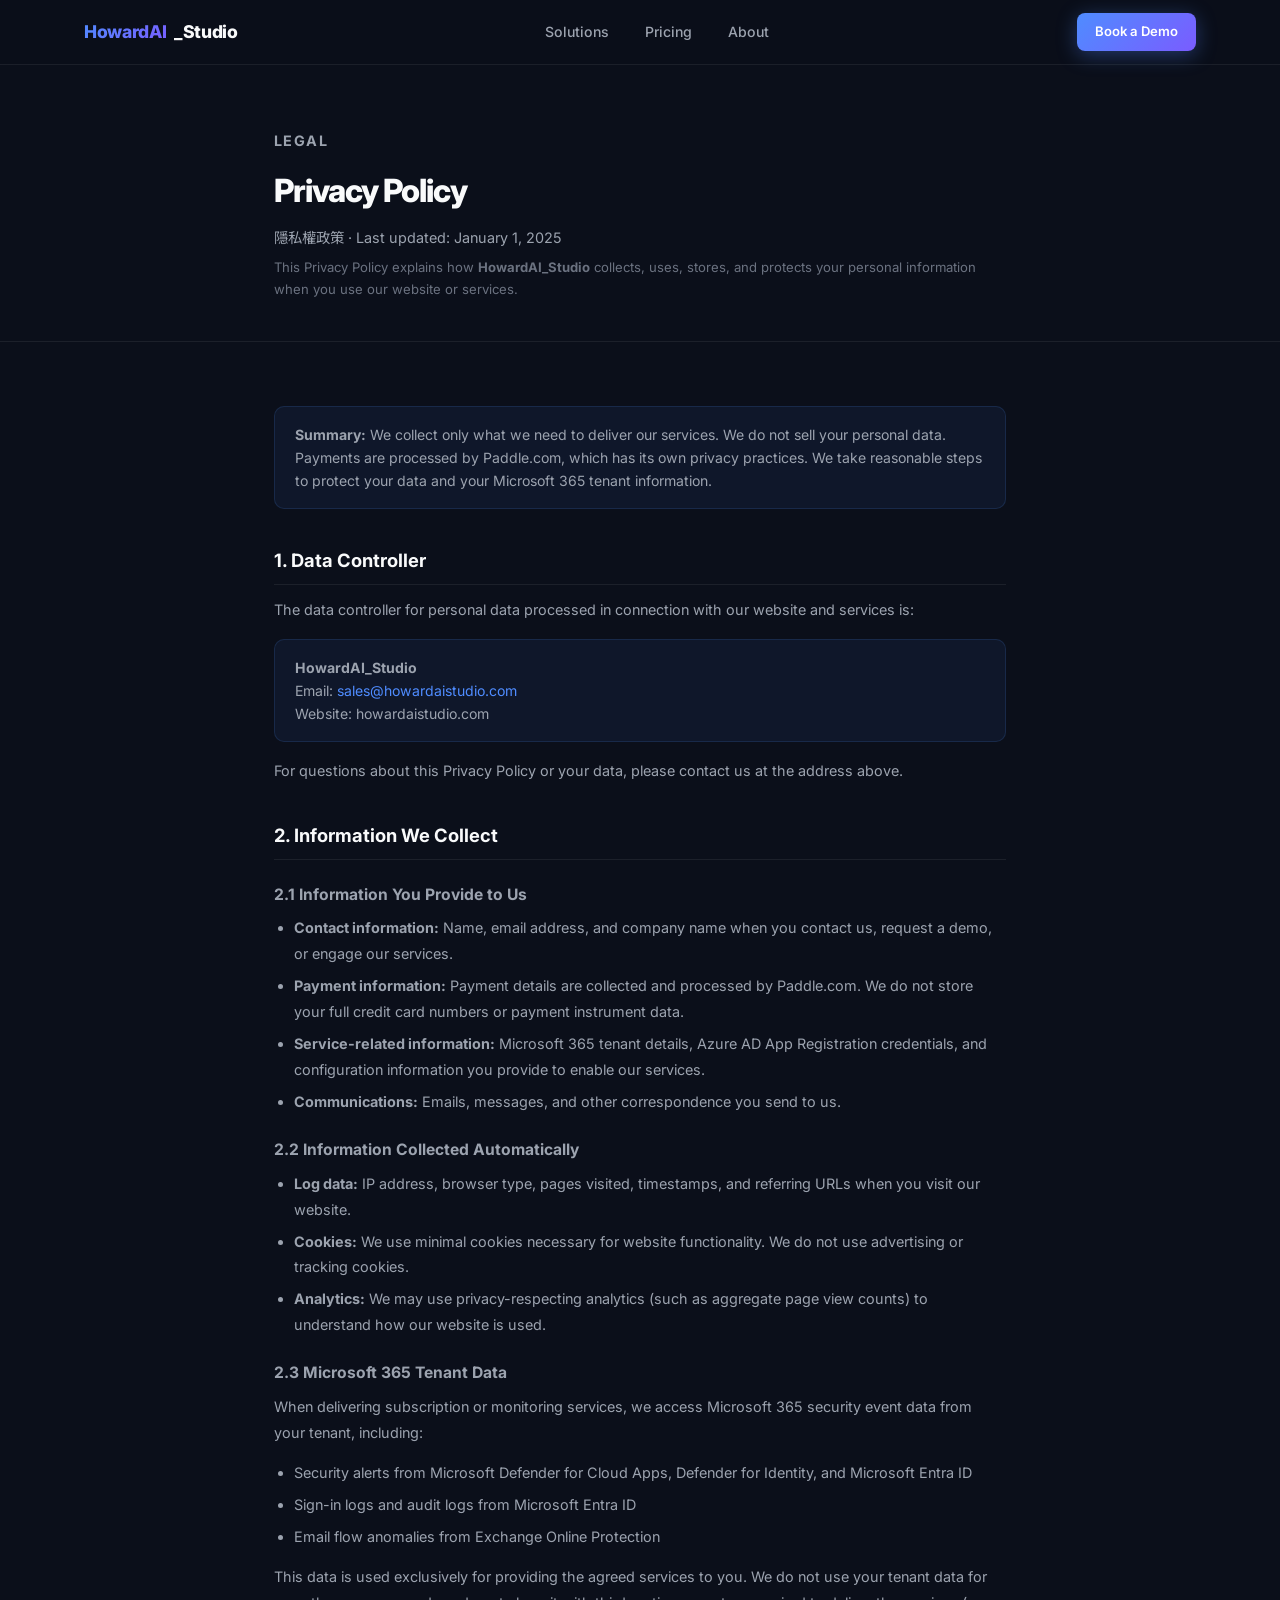
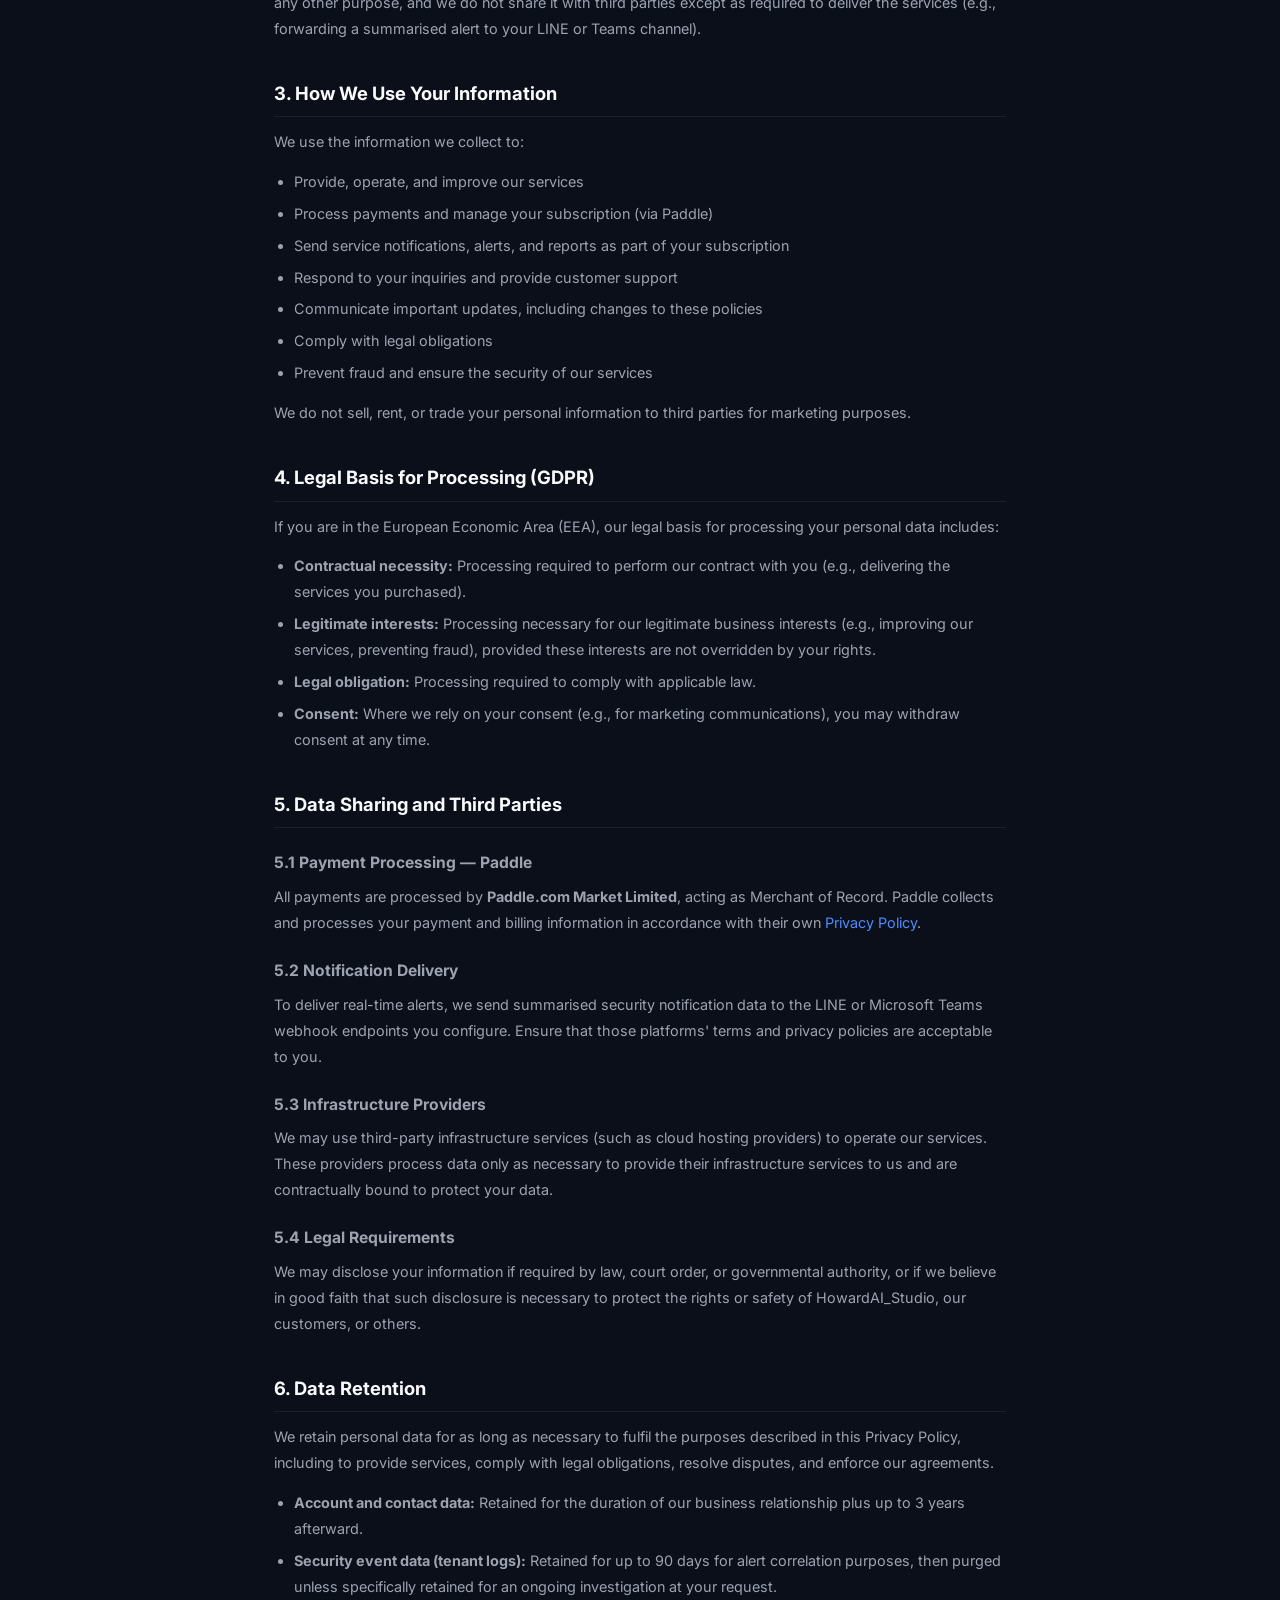
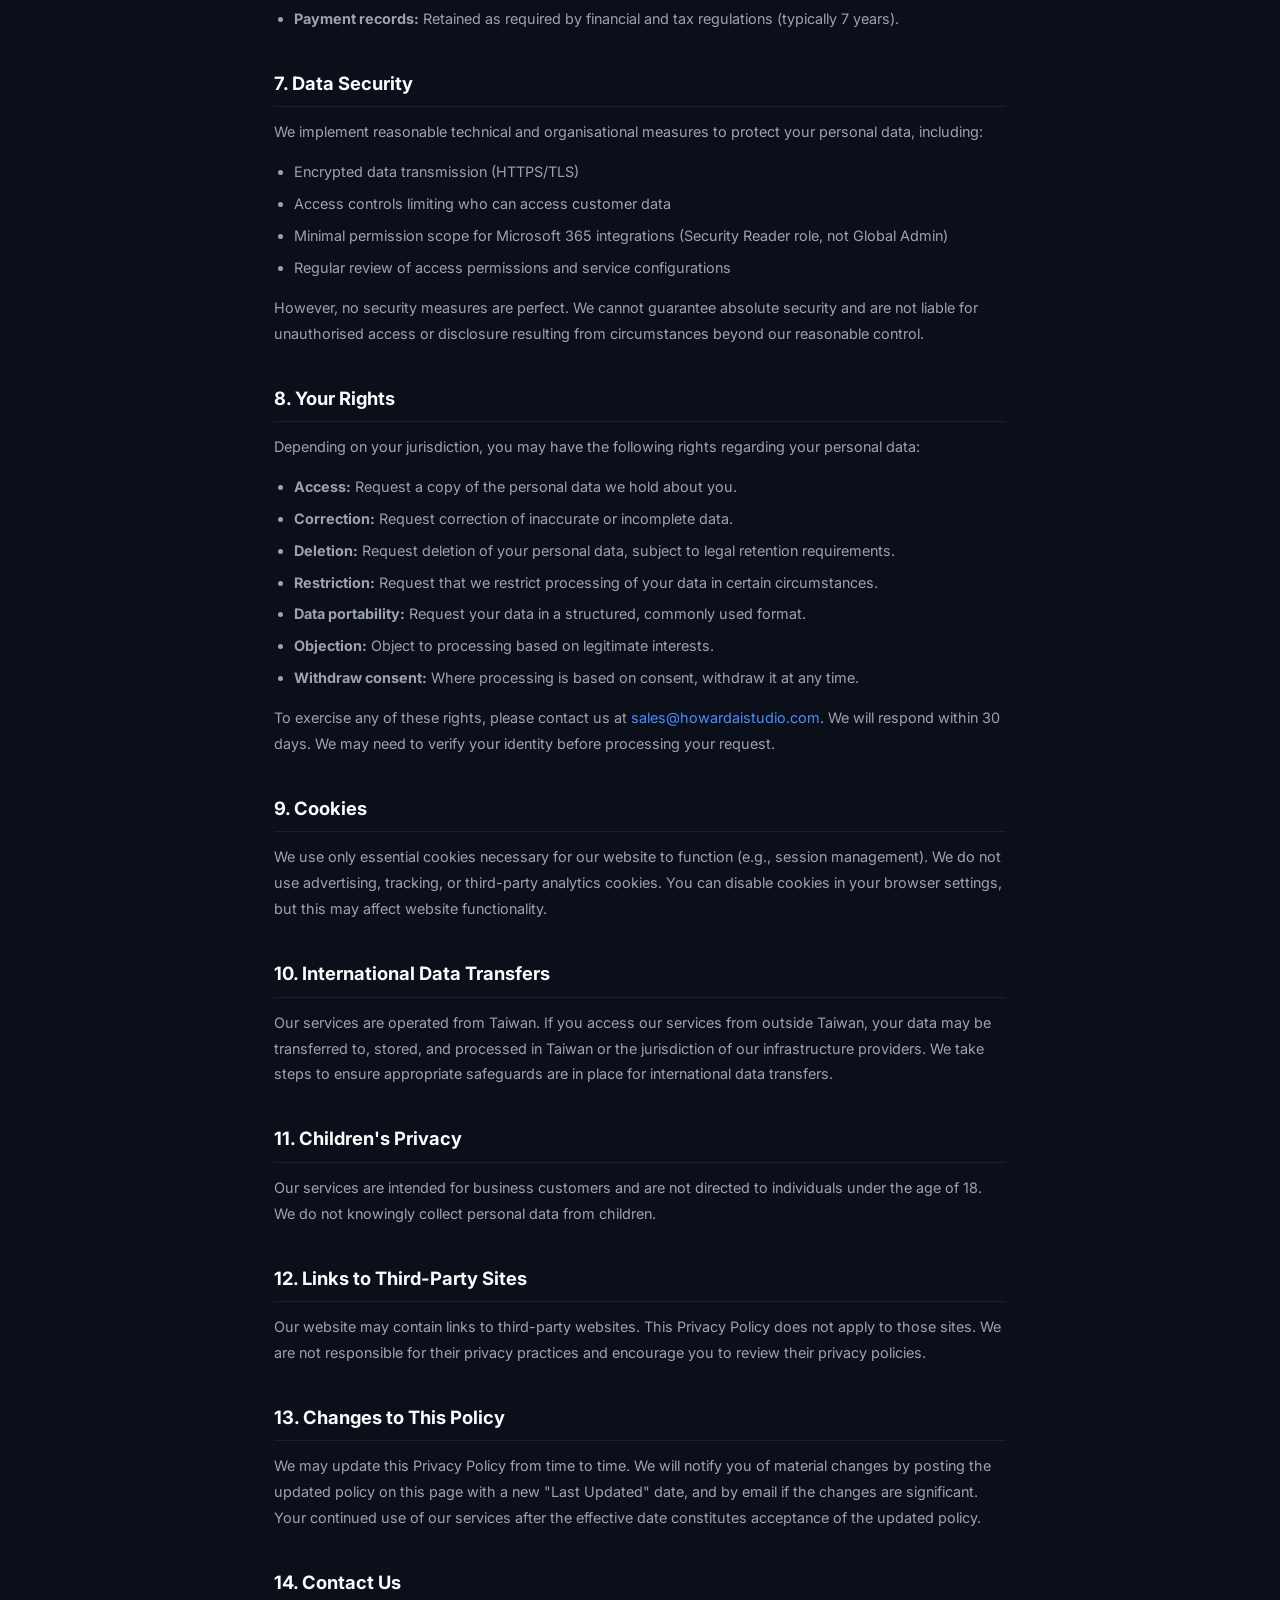
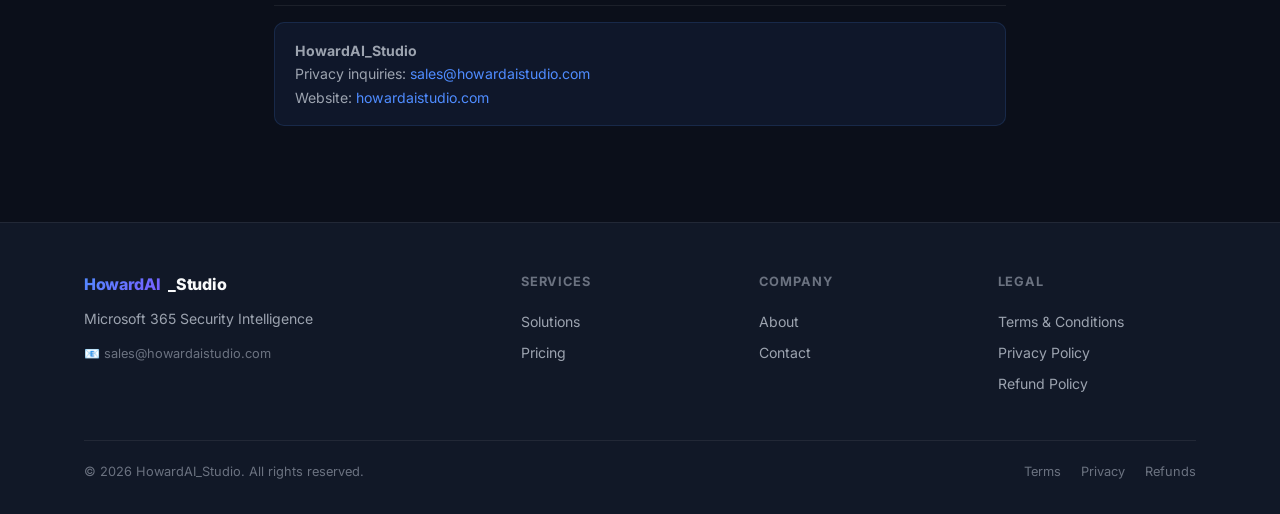
<file: privacy.html>
<!DOCTYPE html>
<html lang="en">
<head>
  <meta charset="UTF-8">
  <meta name="viewport" content="width=device-width, initial-scale=1.0">
  <title>Privacy Policy · HowardAI_Studio</title>
  <meta name="description" content="Privacy Policy for HowardAI_Studio — how we collect, use, and protect your data.">
  <link rel="stylesheet" href="style.css">
</head>
<body>

<!-- NAV -->
<nav class="nav">
  <div class="container">
    <div class="nav-inner">
      <a href="index.html" class="nav-logo"><span>HowardAI</span>_Studio</a>
      <div class="nav-links">
        <a href="index.html#solutions">Solutions</a>
        <a href="pricing.html">Pricing</a>
        <a href="index.html#about">About</a>
      </div>
      <div class="nav-cta">
        <a href="mailto:sales@howardaistudio.com?subject=Demo%20Request" class="btn btn-primary" style="font-size:.82rem;padding:8px 18px;">Book a Demo</a>
      </div>
      <button class="nav-hamburger" id="hamburger" aria-label="Open menu">
        <span></span><span></span><span></span>
      </button>
    </div>
  </div>
  <div class="nav-mobile" id="nav-mobile">
    <a href="index.html#solutions">Solutions</a>
    <a href="pricing.html">Pricing</a>
    <a href="index.html#about">About</a>
    <a href="mailto:sales@howardaistudio.com?subject=Demo%20Request" class="btn btn-primary">Book a Demo</a>
  </div>
</nav>

<!-- LEGAL HEADER -->
<section class="legal-hero">
  <div class="container-sm">
    <p class="section-label">Legal</p>
    <h1>Privacy Policy</h1>
    <p>隱私權政策 · Last updated: January 1, 2025</p>
    <p style="margin-top:8px;font-size:.82rem;color:var(--text-muted);">
      This Privacy Policy explains how <strong>HowardAI_Studio</strong> collects, uses, stores, and protects your personal information
      when you use our website or services.
    </p>
  </div>
</section>

<!-- LEGAL BODY -->
<div class="legal-body">
  <div class="container-sm">

    <div class="legal-highlight">
      <strong>Summary:</strong> We collect only what we need to deliver our services. We do not sell your personal data.
      Payments are processed by Paddle.com, which has its own privacy practices.
      We take reasonable steps to protect your data and your Microsoft 365 tenant information.
    </div>

    <h2>1. Data Controller</h2>
    <p>
      The data controller for personal data processed in connection with our website and services is:
    </p>
    <div class="legal-highlight">
      <strong>HowardAI_Studio</strong><br>
      Email: <a href="mailto:sales@howardaistudio.com">sales@howardaistudio.com</a><br>
      Website: howardaistudio.com
    </div>
    <p>
      For questions about this Privacy Policy or your data, please contact us at the address above.
    </p>

    <h2>2. Information We Collect</h2>
    <h3>2.1 Information You Provide to Us</h3>
    <ul>
      <li><strong>Contact information:</strong> Name, email address, and company name when you contact us, request a demo, or engage our services.</li>
      <li><strong>Payment information:</strong> Payment details are collected and processed by Paddle.com. We do not store your full credit card numbers or payment instrument data.</li>
      <li><strong>Service-related information:</strong> Microsoft 365 tenant details, Azure AD App Registration credentials, and configuration information you provide to enable our services.</li>
      <li><strong>Communications:</strong> Emails, messages, and other correspondence you send to us.</li>
    </ul>
    <h3>2.2 Information Collected Automatically</h3>
    <ul>
      <li><strong>Log data:</strong> IP address, browser type, pages visited, timestamps, and referring URLs when you visit our website.</li>
      <li><strong>Cookies:</strong> We use minimal cookies necessary for website functionality. We do not use advertising or tracking cookies.</li>
      <li><strong>Analytics:</strong> We may use privacy-respecting analytics (such as aggregate page view counts) to understand how our website is used.</li>
    </ul>
    <h3>2.3 Microsoft 365 Tenant Data</h3>
    <p>
      When delivering subscription or monitoring services, we access Microsoft 365 security event data from your tenant,
      including:
    </p>
    <ul>
      <li>Security alerts from Microsoft Defender for Cloud Apps, Defender for Identity, and Microsoft Entra ID</li>
      <li>Sign-in logs and audit logs from Microsoft Entra ID</li>
      <li>Email flow anomalies from Exchange Online Protection</li>
    </ul>
    <p>
      This data is used exclusively for providing the agreed services to you. We do not use your tenant data
      for any other purpose, and we do not share it with third parties except as required to deliver the services
      (e.g., forwarding a summarised alert to your LINE or Teams channel).
    </p>

    <h2>3. How We Use Your Information</h2>
    <p>We use the information we collect to:</p>
    <ul>
      <li>Provide, operate, and improve our services</li>
      <li>Process payments and manage your subscription (via Paddle)</li>
      <li>Send service notifications, alerts, and reports as part of your subscription</li>
      <li>Respond to your inquiries and provide customer support</li>
      <li>Communicate important updates, including changes to these policies</li>
      <li>Comply with legal obligations</li>
      <li>Prevent fraud and ensure the security of our services</li>
    </ul>
    <p>
      We do not sell, rent, or trade your personal information to third parties for marketing purposes.
    </p>

    <h2>4. Legal Basis for Processing (GDPR)</h2>
    <p>
      If you are in the European Economic Area (EEA), our legal basis for processing your personal data includes:
    </p>
    <ul>
      <li><strong>Contractual necessity:</strong> Processing required to perform our contract with you (e.g., delivering the services you purchased).</li>
      <li><strong>Legitimate interests:</strong> Processing necessary for our legitimate business interests (e.g., improving our services, preventing fraud), provided these interests are not overridden by your rights.</li>
      <li><strong>Legal obligation:</strong> Processing required to comply with applicable law.</li>
      <li><strong>Consent:</strong> Where we rely on your consent (e.g., for marketing communications), you may withdraw consent at any time.</li>
    </ul>

    <h2>5. Data Sharing and Third Parties</h2>
    <h3>5.1 Payment Processing — Paddle</h3>
    <p>
      All payments are processed by <strong>Paddle.com Market Limited</strong>, acting as Merchant of Record.
      Paddle collects and processes your payment and billing information in accordance with their own
      <a href="https://www.paddle.com/legal/privacy" target="_blank" rel="noopener">Privacy Policy</a>.
    </p>
    <h3>5.2 Notification Delivery</h3>
    <p>
      To deliver real-time alerts, we send summarised security notification data to the LINE or Microsoft Teams
      webhook endpoints you configure. Ensure that those platforms' terms and privacy policies are acceptable to you.
    </p>
    <h3>5.3 Infrastructure Providers</h3>
    <p>
      We may use third-party infrastructure services (such as cloud hosting providers) to operate our services.
      These providers process data only as necessary to provide their infrastructure services to us and are
      contractually bound to protect your data.
    </p>
    <h3>5.4 Legal Requirements</h3>
    <p>
      We may disclose your information if required by law, court order, or governmental authority,
      or if we believe in good faith that such disclosure is necessary to protect the rights or safety
      of HowardAI_Studio, our customers, or others.
    </p>

    <h2>6. Data Retention</h2>
    <p>
      We retain personal data for as long as necessary to fulfil the purposes described in this Privacy Policy,
      including to provide services, comply with legal obligations, resolve disputes, and enforce our agreements.
    </p>
    <ul>
      <li><strong>Account and contact data:</strong> Retained for the duration of our business relationship plus up to 3 years afterward.</li>
      <li><strong>Security event data (tenant logs):</strong> Retained for up to 90 days for alert correlation purposes, then purged unless specifically retained for an ongoing investigation at your request.</li>
      <li><strong>Payment records:</strong> Retained as required by financial and tax regulations (typically 7 years).</li>
    </ul>

    <h2>7. Data Security</h2>
    <p>
      We implement reasonable technical and organisational measures to protect your personal data, including:
    </p>
    <ul>
      <li>Encrypted data transmission (HTTPS/TLS)</li>
      <li>Access controls limiting who can access customer data</li>
      <li>Minimal permission scope for Microsoft 365 integrations (Security Reader role, not Global Admin)</li>
      <li>Regular review of access permissions and service configurations</li>
    </ul>
    <p>
      However, no security measures are perfect. We cannot guarantee absolute security and are not liable for
      unauthorised access or disclosure resulting from circumstances beyond our reasonable control.
    </p>

    <h2>8. Your Rights</h2>
    <p>
      Depending on your jurisdiction, you may have the following rights regarding your personal data:
    </p>
    <ul>
      <li><strong>Access:</strong> Request a copy of the personal data we hold about you.</li>
      <li><strong>Correction:</strong> Request correction of inaccurate or incomplete data.</li>
      <li><strong>Deletion:</strong> Request deletion of your personal data, subject to legal retention requirements.</li>
      <li><strong>Restriction:</strong> Request that we restrict processing of your data in certain circumstances.</li>
      <li><strong>Data portability:</strong> Request your data in a structured, commonly used format.</li>
      <li><strong>Objection:</strong> Object to processing based on legitimate interests.</li>
      <li><strong>Withdraw consent:</strong> Where processing is based on consent, withdraw it at any time.</li>
    </ul>
    <p>
      To exercise any of these rights, please contact us at
      <a href="mailto:sales@howardaistudio.com">sales@howardaistudio.com</a>.
      We will respond within 30 days. We may need to verify your identity before processing your request.
    </p>

    <h2>9. Cookies</h2>
    <p>
      We use only essential cookies necessary for our website to function (e.g., session management).
      We do not use advertising, tracking, or third-party analytics cookies.
      You can disable cookies in your browser settings, but this may affect website functionality.
    </p>

    <h2>10. International Data Transfers</h2>
    <p>
      Our services are operated from Taiwan. If you access our services from outside Taiwan,
      your data may be transferred to, stored, and processed in Taiwan or the jurisdiction of our
      infrastructure providers. We take steps to ensure appropriate safeguards are in place for
      international data transfers.
    </p>

    <h2>11. Children's Privacy</h2>
    <p>
      Our services are intended for business customers and are not directed to individuals under the age of 18.
      We do not knowingly collect personal data from children.
    </p>

    <h2>12. Links to Third-Party Sites</h2>
    <p>
      Our website may contain links to third-party websites. This Privacy Policy does not apply to those sites.
      We are not responsible for their privacy practices and encourage you to review their privacy policies.
    </p>

    <h2>13. Changes to This Policy</h2>
    <p>
      We may update this Privacy Policy from time to time. We will notify you of material changes by posting
      the updated policy on this page with a new "Last Updated" date, and by email if the changes are significant.
      Your continued use of our services after the effective date constitutes acceptance of the updated policy.
    </p>

    <h2>14. Contact Us</h2>
    <div class="legal-highlight">
      <strong>HowardAI_Studio</strong><br>
      Privacy inquiries: <a href="mailto:sales@howardaistudio.com">sales@howardaistudio.com</a><br>
      Website: <a href="https://howardaistudio.com">howardaistudio.com</a>
    </div>

  </div>
</div>

<!-- FOOTER -->
<footer class="footer">
  <div class="container">
    <div class="footer-inner">
      <div class="footer-brand">
        <a href="index.html" class="nav-logo" style="font-size:1rem;"><span>HowardAI</span>_Studio</a>
        <p>Microsoft 365 Security Intelligence</p>
        <p style="margin-top:12px;font-size:.8rem;color:var(--text-muted);">📧 sales@howardaistudio.com</p>
      </div>
      <div class="footer-col">
        <h4>Services</h4>
        <a href="index.html#solutions">Solutions</a>
        <a href="pricing.html">Pricing</a>
      </div>
      <div class="footer-col">
        <h4>Company</h4>
        <a href="index.html#about">About</a>
        <a href="mailto:sales@howardaistudio.com">Contact</a>
      </div>
      <div class="footer-col">
        <h4>Legal</h4>
        <a href="terms.html">Terms &amp; Conditions</a>
        <a href="privacy.html">Privacy Policy</a>
        <a href="refund.html">Refund Policy</a>
      </div>
    </div>
    <div class="footer-bottom">
      <span>© 2026 HowardAI_Studio. All rights reserved.</span>
      <div class="footer-legal">
        <a href="terms.html">Terms</a>
        <a href="privacy.html">Privacy</a>
        <a href="refund.html">Refunds</a>
      </div>
    </div>
  </div>
</footer>

<script>
  const hamburger = document.getElementById('hamburger');
  const navMobile = document.getElementById('nav-mobile');
  hamburger.addEventListener('click', () => navMobile.classList.toggle('open'));
  navMobile.querySelectorAll('a').forEach(a => a.addEventListener('click', () => navMobile.classList.remove('open')));
</script>
</body>
</html>
</file>
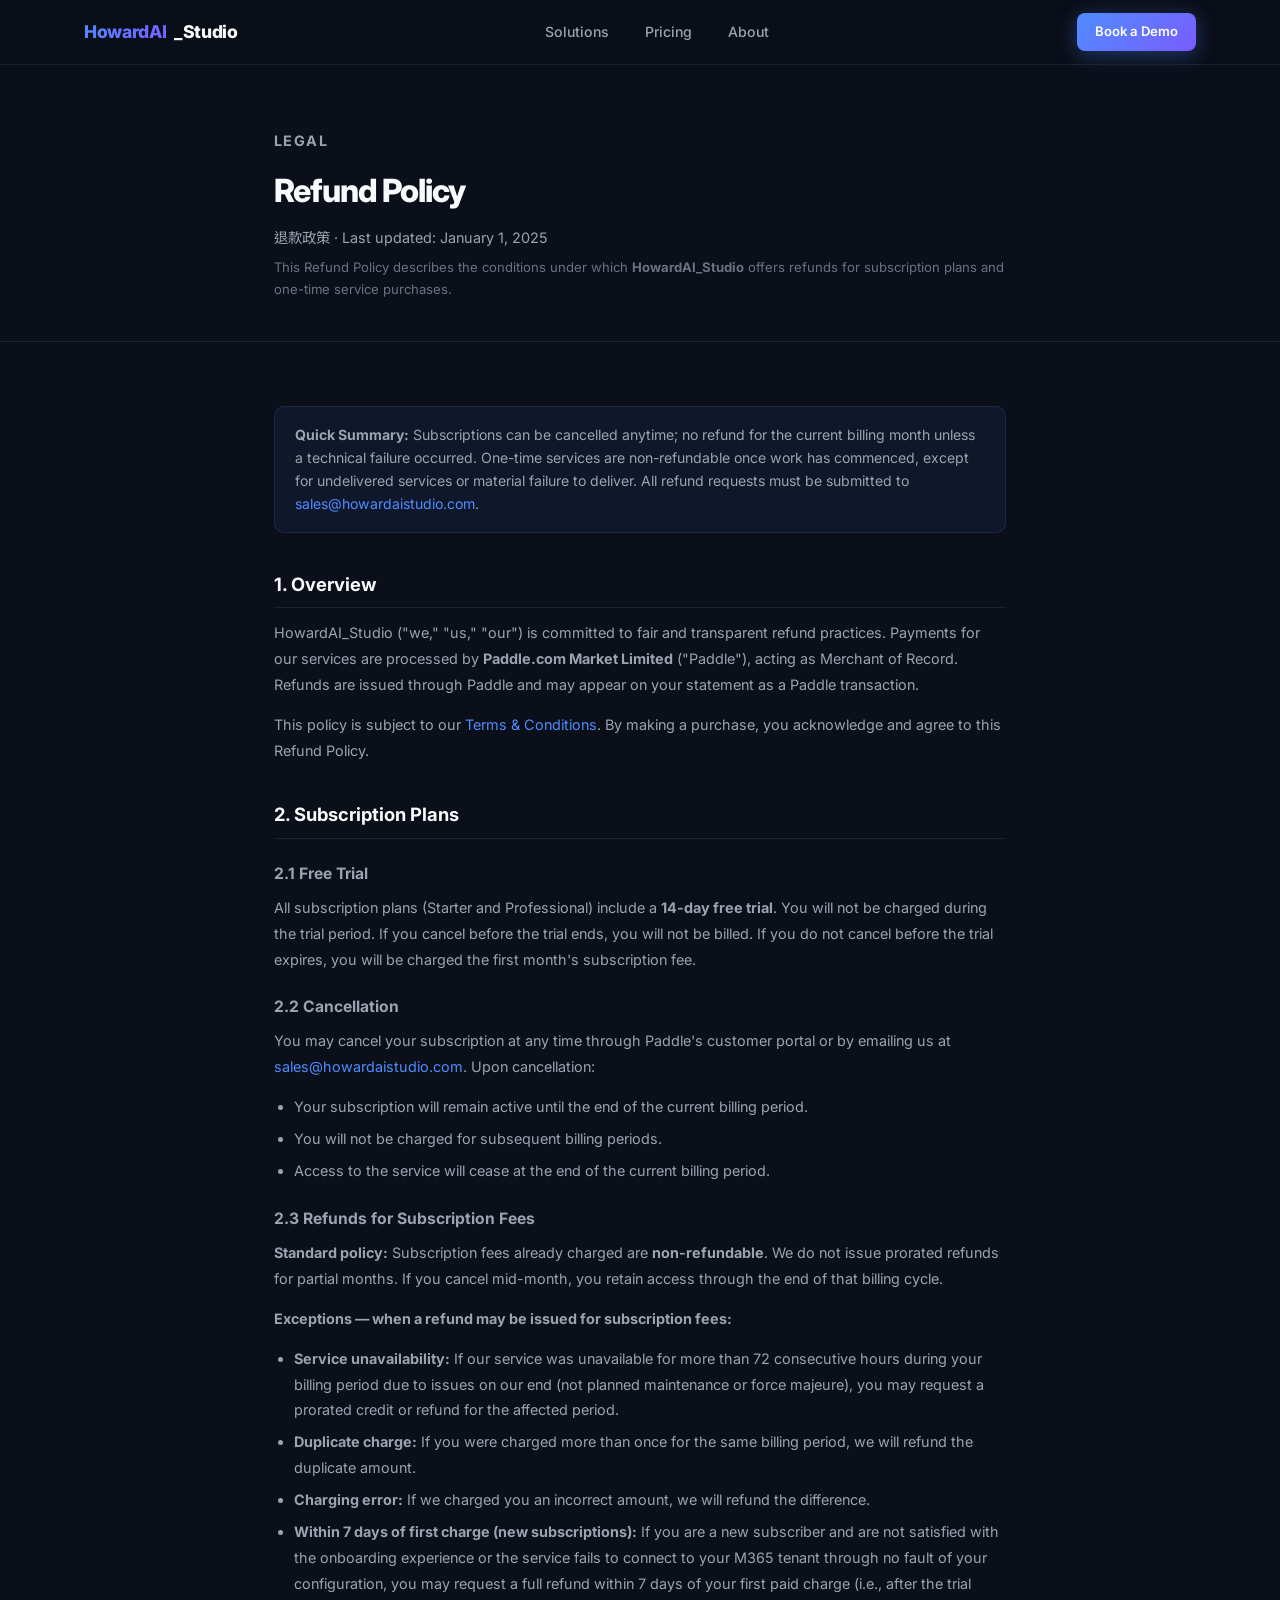
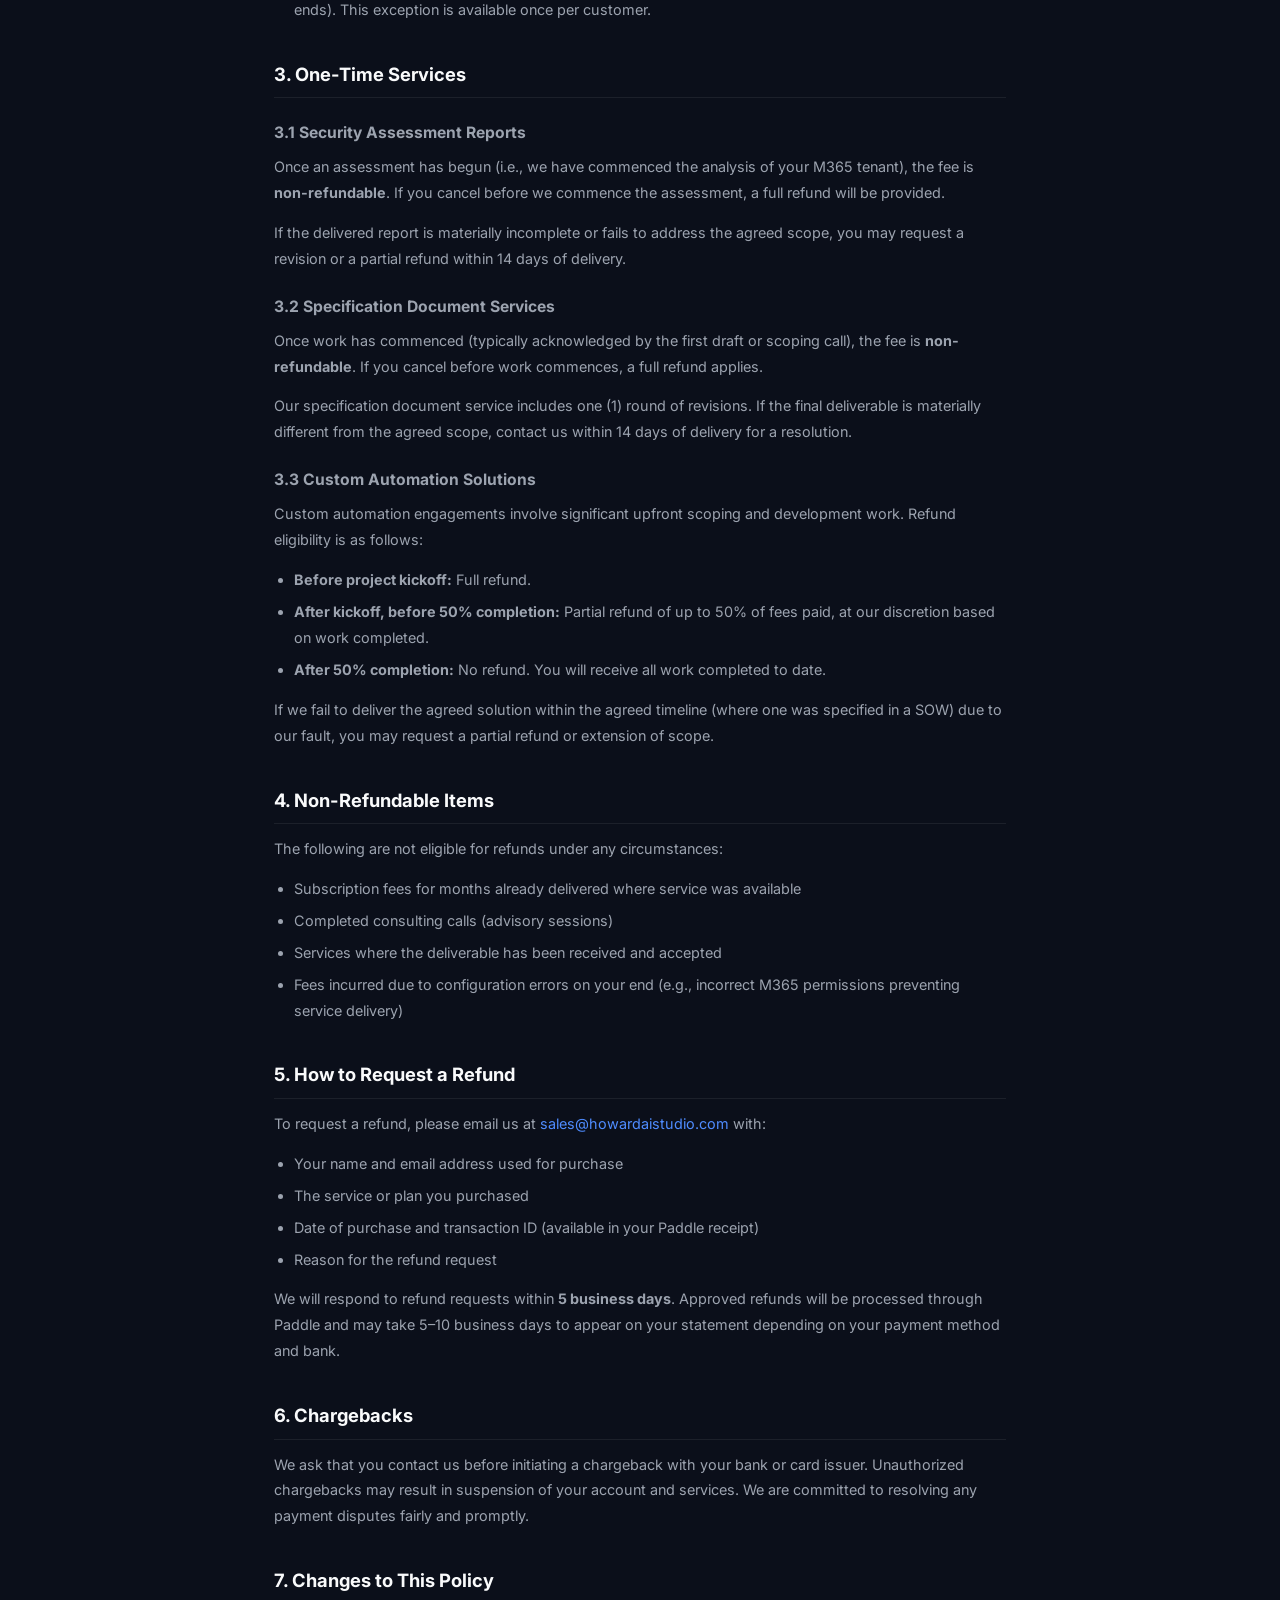
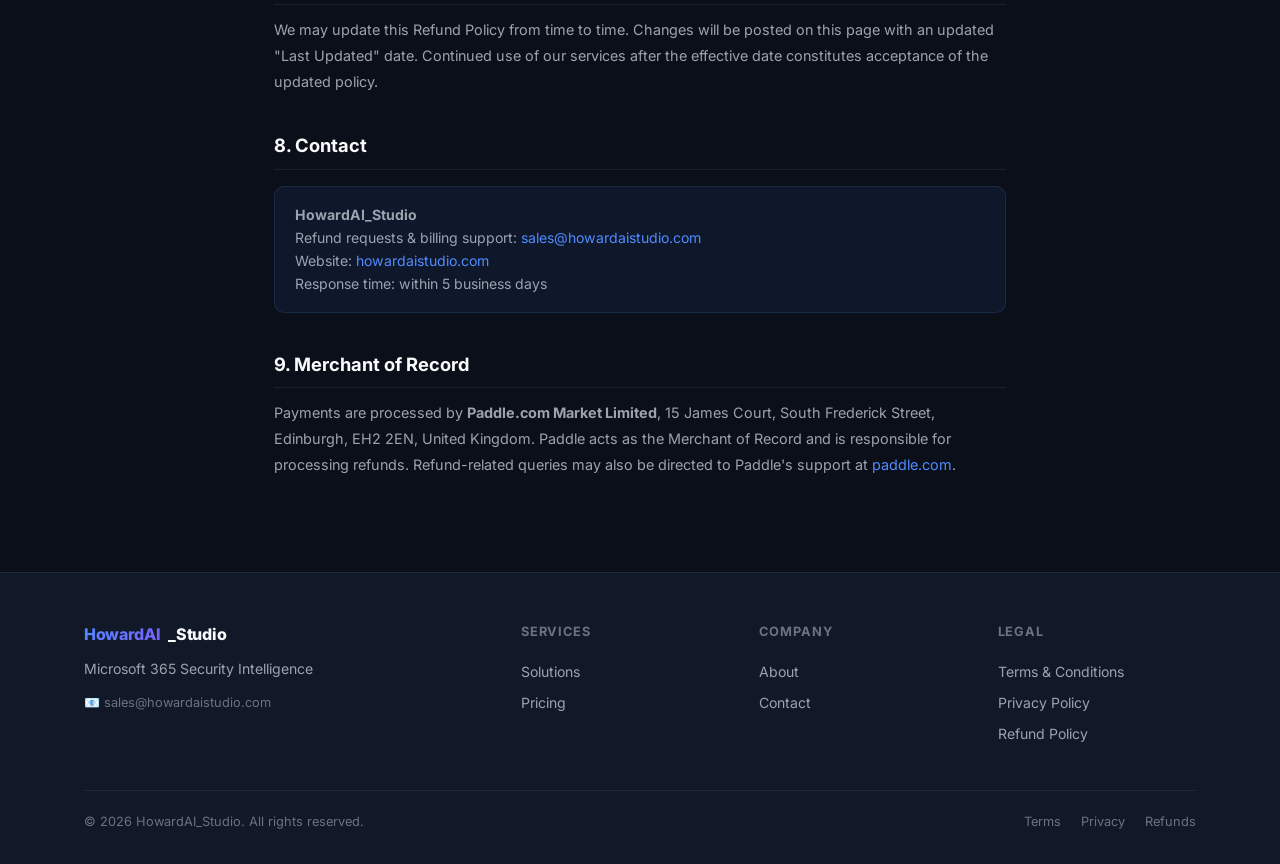
<file: refund.html>
<!DOCTYPE html>
<html lang="en">
<head>
  <meta charset="UTF-8">
  <meta name="viewport" content="width=device-width, initial-scale=1.0">
  <title>Refund Policy · HowardAI_Studio</title>
  <meta name="description" content="Refund Policy for HowardAI_Studio — subscription cancellations and one-time service refunds.">
  <link rel="stylesheet" href="style.css">
</head>
<body>

<!-- NAV -->
<nav class="nav">
  <div class="container">
    <div class="nav-inner">
      <a href="index.html" class="nav-logo"><span>HowardAI</span>_Studio</a>
      <div class="nav-links">
        <a href="index.html#solutions">Solutions</a>
        <a href="pricing.html">Pricing</a>
        <a href="index.html#about">About</a>
      </div>
      <div class="nav-cta">
        <a href="mailto:sales@howardaistudio.com?subject=Demo%20Request" class="btn btn-primary" style="font-size:.82rem;padding:8px 18px;">Book a Demo</a>
      </div>
      <button class="nav-hamburger" id="hamburger" aria-label="Open menu">
        <span></span><span></span><span></span>
      </button>
    </div>
  </div>
  <div class="nav-mobile" id="nav-mobile">
    <a href="index.html#solutions">Solutions</a>
    <a href="pricing.html">Pricing</a>
    <a href="index.html#about">About</a>
    <a href="mailto:sales@howardaistudio.com?subject=Demo%20Request" class="btn btn-primary">Book a Demo</a>
  </div>
</nav>

<!-- LEGAL HEADER -->
<section class="legal-hero">
  <div class="container-sm">
    <p class="section-label">Legal</p>
    <h1>Refund Policy</h1>
    <p>退款政策 · Last updated: January 1, 2025</p>
    <p style="margin-top:8px;font-size:.82rem;color:var(--text-muted);">
      This Refund Policy describes the conditions under which <strong>HowardAI_Studio</strong>
      offers refunds for subscription plans and one-time service purchases.
    </p>
  </div>
</section>

<!-- LEGAL BODY -->
<div class="legal-body">
  <div class="container-sm">

    <div class="legal-highlight">
      <strong>Quick Summary:</strong>
      Subscriptions can be cancelled anytime; no refund for the current billing month unless a technical failure occurred.
      One-time services are non-refundable once work has commenced, except for undelivered services or material failure to deliver.
      All refund requests must be submitted to <a href="mailto:sales@howardaistudio.com">sales@howardaistudio.com</a>.
    </div>

    <h2>1. Overview</h2>
    <p>
      HowardAI_Studio ("we," "us," "our") is committed to fair and transparent refund practices.
      Payments for our services are processed by <strong>Paddle.com Market Limited</strong> ("Paddle"),
      acting as Merchant of Record. Refunds are issued through Paddle and may appear on your statement
      as a Paddle transaction.
    </p>
    <p>
      This policy is subject to our <a href="terms.html">Terms &amp; Conditions</a>. By making a purchase,
      you acknowledge and agree to this Refund Policy.
    </p>

    <h2>2. Subscription Plans</h2>
    <h3>2.1 Free Trial</h3>
    <p>
      All subscription plans (Starter and Professional) include a <strong>14-day free trial</strong>.
      You will not be charged during the trial period. If you cancel before the trial ends, you will not be billed.
      If you do not cancel before the trial expires, you will be charged the first month's subscription fee.
    </p>

    <h3>2.2 Cancellation</h3>
    <p>
      You may cancel your subscription at any time through Paddle's customer portal or by emailing us at
      <a href="mailto:sales@howardaistudio.com">sales@howardaistudio.com</a>. Upon cancellation:
    </p>
    <ul>
      <li>Your subscription will remain active until the end of the current billing period.</li>
      <li>You will not be charged for subsequent billing periods.</li>
      <li>Access to the service will cease at the end of the current billing period.</li>
    </ul>

    <h3>2.3 Refunds for Subscription Fees</h3>
    <p>
      <strong>Standard policy:</strong> Subscription fees already charged are <strong>non-refundable</strong>.
      We do not issue prorated refunds for partial months. If you cancel mid-month, you retain access
      through the end of that billing cycle.
    </p>
    <p>
      <strong>Exceptions — when a refund may be issued for subscription fees:</strong>
    </p>
    <ul>
      <li><strong>Service unavailability:</strong> If our service was unavailable for more than 72 consecutive hours during your billing period due to issues on our end (not planned maintenance or force majeure), you may request a prorated credit or refund for the affected period.</li>
      <li><strong>Duplicate charge:</strong> If you were charged more than once for the same billing period, we will refund the duplicate amount.</li>
      <li><strong>Charging error:</strong> If we charged you an incorrect amount, we will refund the difference.</li>
      <li><strong>Within 7 days of first charge (new subscriptions):</strong> If you are a new subscriber and are not satisfied with the onboarding experience or the service fails to connect to your M365 tenant through no fault of your configuration, you may request a full refund within 7 days of your first paid charge (i.e., after the trial ends). This exception is available once per customer.</li>
    </ul>

    <h2>3. One-Time Services</h2>
    <h3>3.1 Security Assessment Reports</h3>
    <p>
      Once an assessment has begun (i.e., we have commenced the analysis of your M365 tenant),
      the fee is <strong>non-refundable</strong>. If you cancel before we commence the assessment,
      a full refund will be provided.
    </p>
    <p>
      If the delivered report is materially incomplete or fails to address the agreed scope,
      you may request a revision or a partial refund within 14 days of delivery.
    </p>

    <h3>3.2 Specification Document Services</h3>
    <p>
      Once work has commenced (typically acknowledged by the first draft or scoping call),
      the fee is <strong>non-refundable</strong>. If you cancel before work commences, a full refund applies.
    </p>
    <p>
      Our specification document service includes one (1) round of revisions. If the final deliverable
      is materially different from the agreed scope, contact us within 14 days of delivery for a resolution.
    </p>

    <h3>3.3 Custom Automation Solutions</h3>
    <p>
      Custom automation engagements involve significant upfront scoping and development work.
      Refund eligibility is as follows:
    </p>
    <ul>
      <li><strong>Before project kickoff:</strong> Full refund.</li>
      <li><strong>After kickoff, before 50% completion:</strong> Partial refund of up to 50% of fees paid, at our discretion based on work completed.</li>
      <li><strong>After 50% completion:</strong> No refund. You will receive all work completed to date.</li>
    </ul>
    <p>
      If we fail to deliver the agreed solution within the agreed timeline (where one was specified in a SOW)
      due to our fault, you may request a partial refund or extension of scope.
    </p>

    <h2>4. Non-Refundable Items</h2>
    <p>The following are not eligible for refunds under any circumstances:</p>
    <ul>
      <li>Subscription fees for months already delivered where service was available</li>
      <li>Completed consulting calls (advisory sessions)</li>
      <li>Services where the deliverable has been received and accepted</li>
      <li>Fees incurred due to configuration errors on your end (e.g., incorrect M365 permissions preventing service delivery)</li>
    </ul>

    <h2>5. How to Request a Refund</h2>
    <p>
      To request a refund, please email us at
      <a href="mailto:sales@howardaistudio.com">sales@howardaistudio.com</a> with:
    </p>
    <ul>
      <li>Your name and email address used for purchase</li>
      <li>The service or plan you purchased</li>
      <li>Date of purchase and transaction ID (available in your Paddle receipt)</li>
      <li>Reason for the refund request</li>
    </ul>
    <p>
      We will respond to refund requests within <strong>5 business days</strong>.
      Approved refunds will be processed through Paddle and may take 5–10 business days to appear
      on your statement depending on your payment method and bank.
    </p>

    <h2>6. Chargebacks</h2>
    <p>
      We ask that you contact us before initiating a chargeback with your bank or card issuer.
      Unauthorized chargebacks may result in suspension of your account and services.
      We are committed to resolving any payment disputes fairly and promptly.
    </p>

    <h2>7. Changes to This Policy</h2>
    <p>
      We may update this Refund Policy from time to time. Changes will be posted on this page with
      an updated "Last Updated" date. Continued use of our services after the effective date
      constitutes acceptance of the updated policy.
    </p>

    <h2>8. Contact</h2>
    <div class="legal-highlight">
      <strong>HowardAI_Studio</strong><br>
      Refund requests &amp; billing support: <a href="mailto:sales@howardaistudio.com">sales@howardaistudio.com</a><br>
      Website: <a href="https://howardaistudio.com">howardaistudio.com</a><br>
      Response time: within 5 business days
    </div>

    <h2>9. Merchant of Record</h2>
    <p>
      Payments are processed by <strong>Paddle.com Market Limited</strong>, 15 James Court, South Frederick Street,
      Edinburgh, EH2 2EN, United Kingdom. Paddle acts as the Merchant of Record and is responsible for
      processing refunds. Refund-related queries may also be directed to Paddle's support at
      <a href="https://www.paddle.com" target="_blank" rel="noopener">paddle.com</a>.
    </p>

  </div>
</div>

<!-- FOOTER -->
<footer class="footer">
  <div class="container">
    <div class="footer-inner">
      <div class="footer-brand">
        <a href="index.html" class="nav-logo" style="font-size:1rem;"><span>HowardAI</span>_Studio</a>
        <p>Microsoft 365 Security Intelligence</p>
        <p style="margin-top:12px;font-size:.8rem;color:var(--text-muted);">📧 sales@howardaistudio.com</p>
      </div>
      <div class="footer-col">
        <h4>Services</h4>
        <a href="index.html#solutions">Solutions</a>
        <a href="pricing.html">Pricing</a>
      </div>
      <div class="footer-col">
        <h4>Company</h4>
        <a href="index.html#about">About</a>
        <a href="mailto:sales@howardaistudio.com">Contact</a>
      </div>
      <div class="footer-col">
        <h4>Legal</h4>
        <a href="terms.html">Terms &amp; Conditions</a>
        <a href="privacy.html">Privacy Policy</a>
        <a href="refund.html">Refund Policy</a>
      </div>
    </div>
    <div class="footer-bottom">
      <span>© 2026 HowardAI_Studio. All rights reserved.</span>
      <div class="footer-legal">
        <a href="terms.html">Terms</a>
        <a href="privacy.html">Privacy</a>
        <a href="refund.html">Refunds</a>
      </div>
    </div>
  </div>
</footer>

<script>
  const hamburger = document.getElementById('hamburger');
  const navMobile = document.getElementById('nav-mobile');
  hamburger.addEventListener('click', () => navMobile.classList.toggle('open'));
  navMobile.querySelectorAll('a').forEach(a => a.addEventListener('click', () => navMobile.classList.remove('open')));
</script>
</body>
</html>
</file>
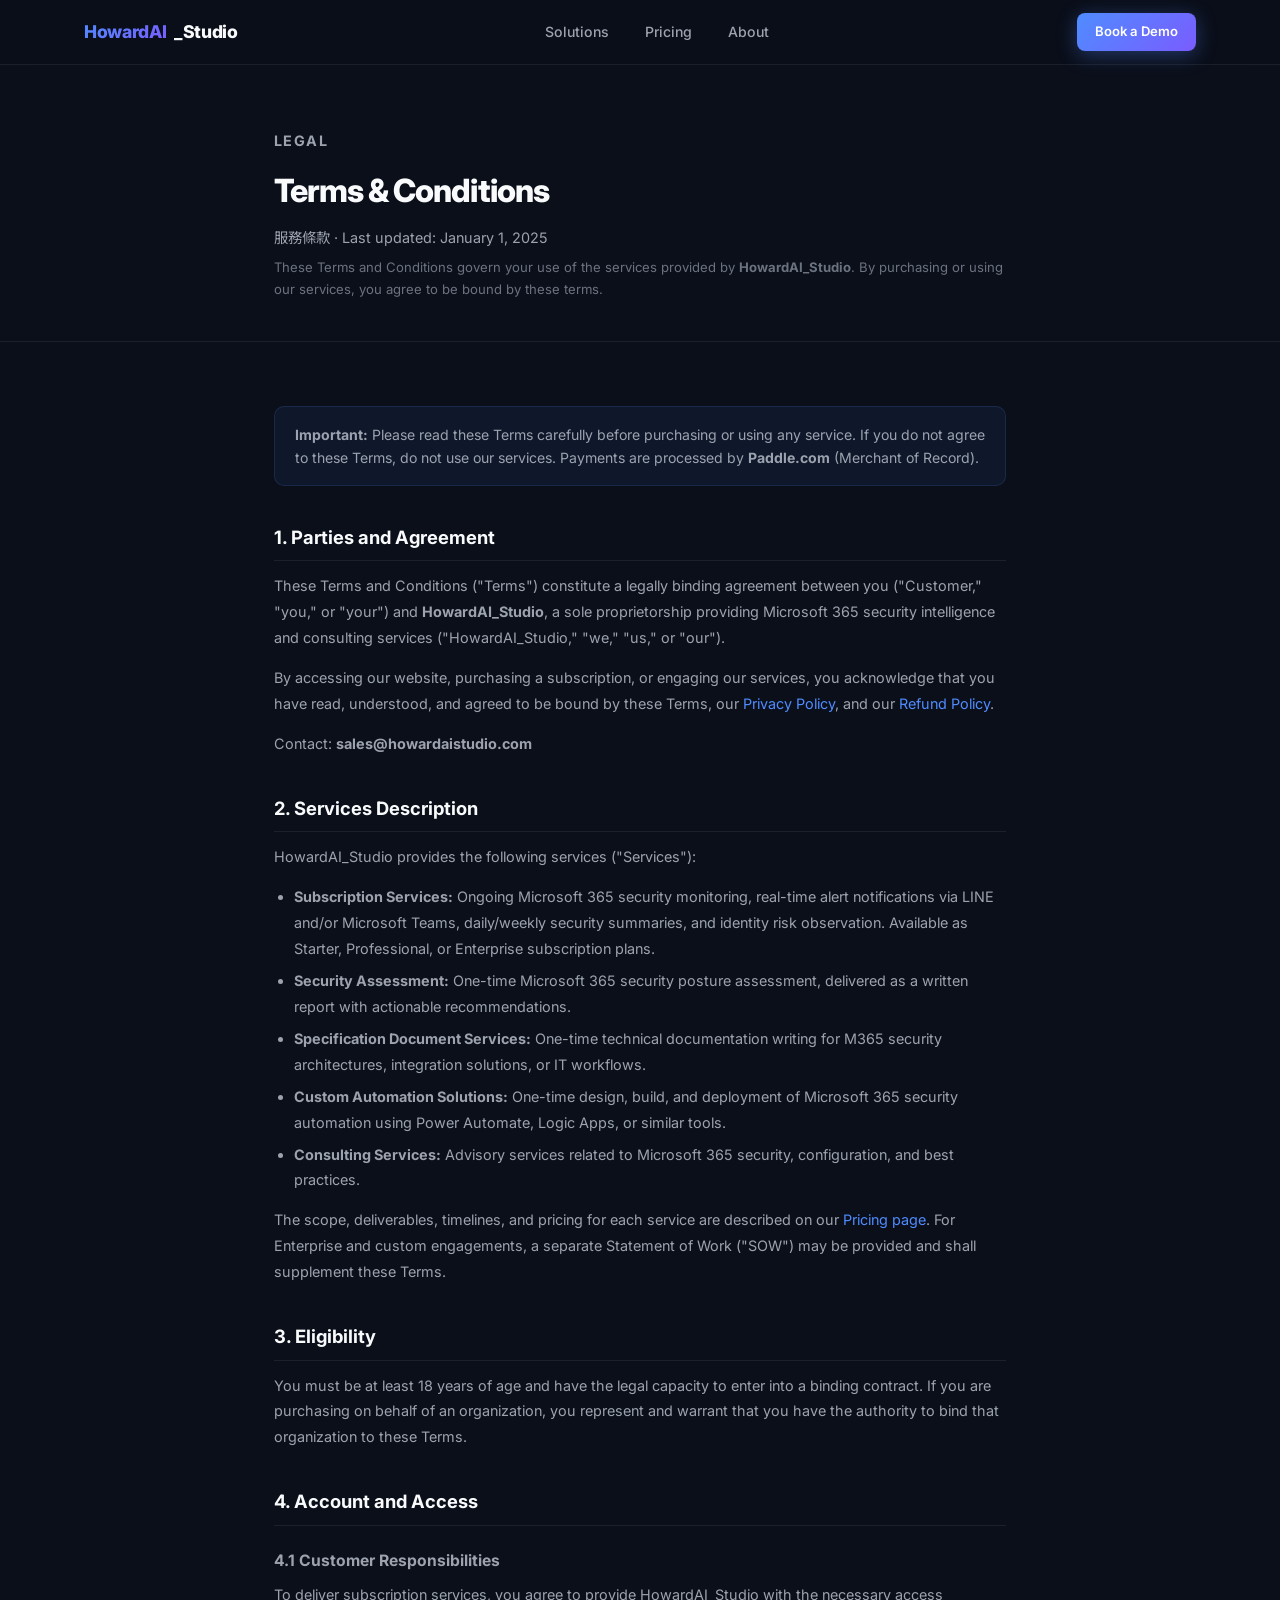
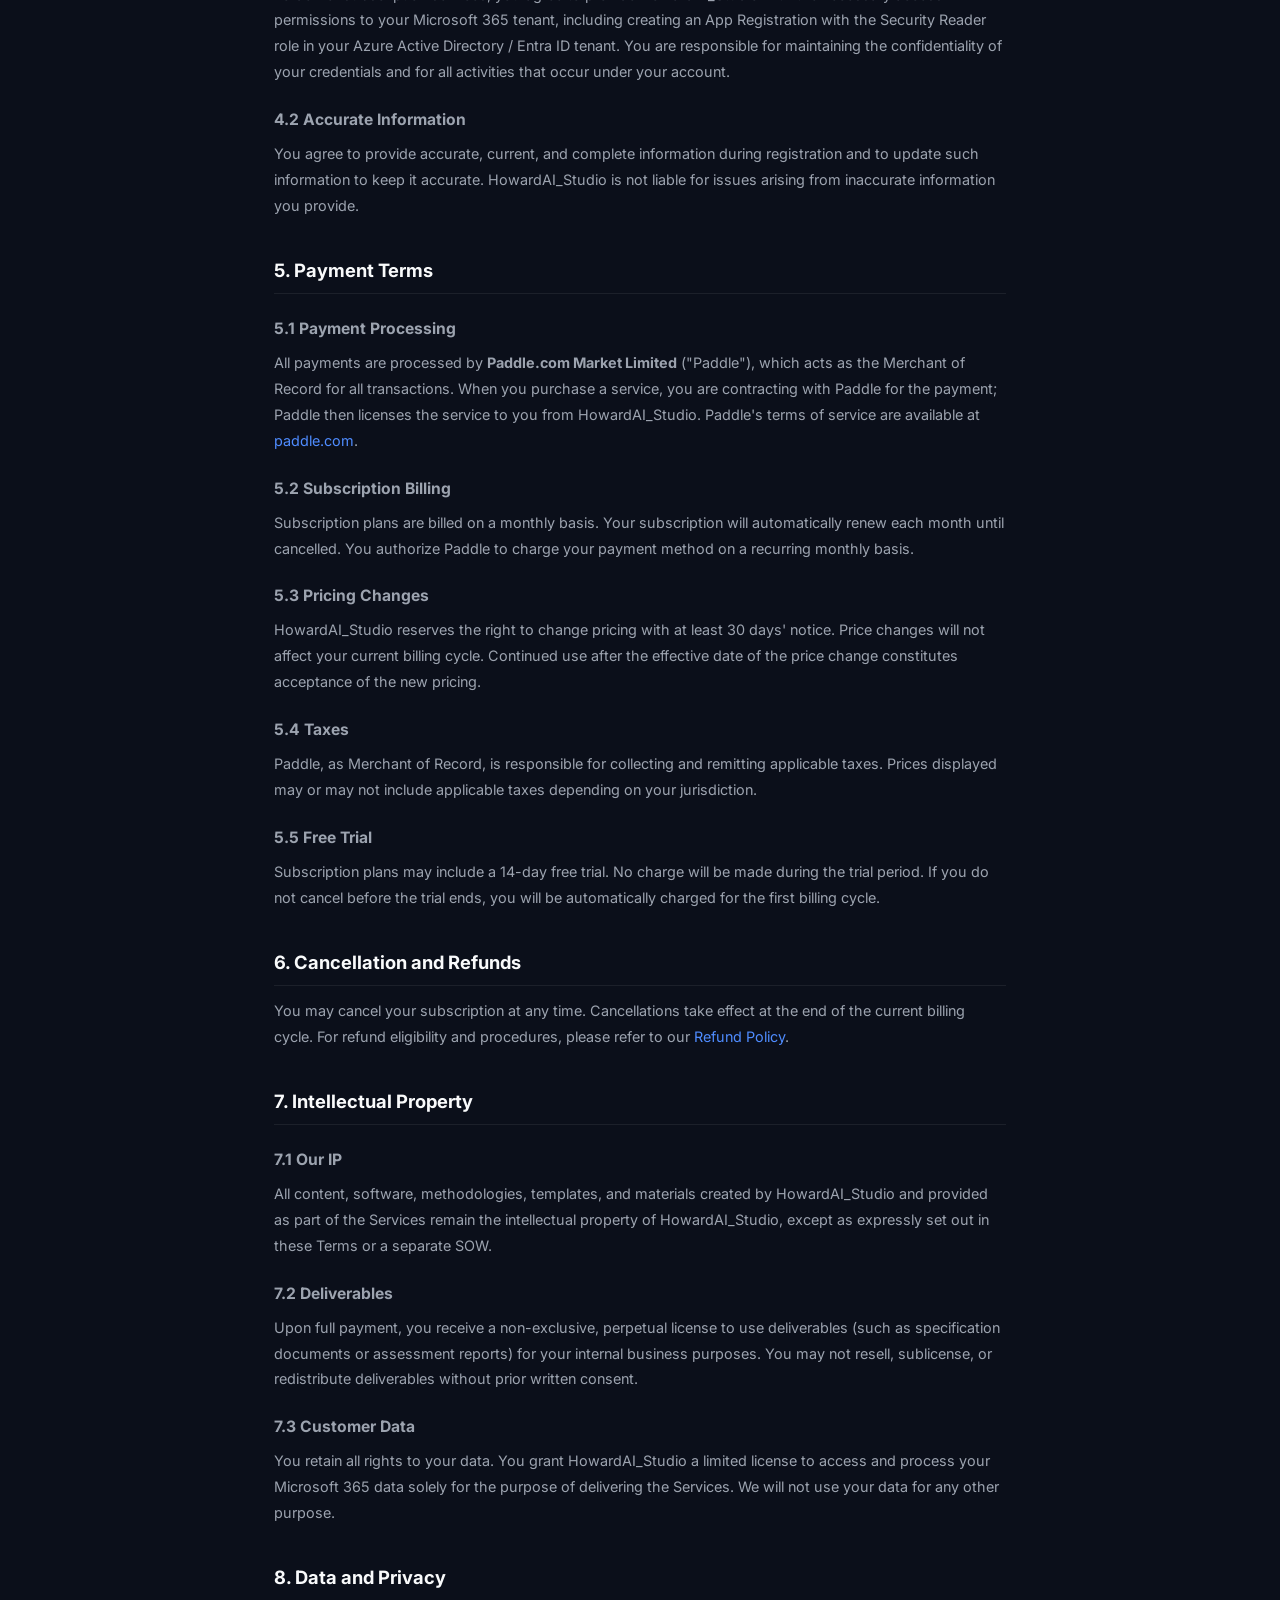
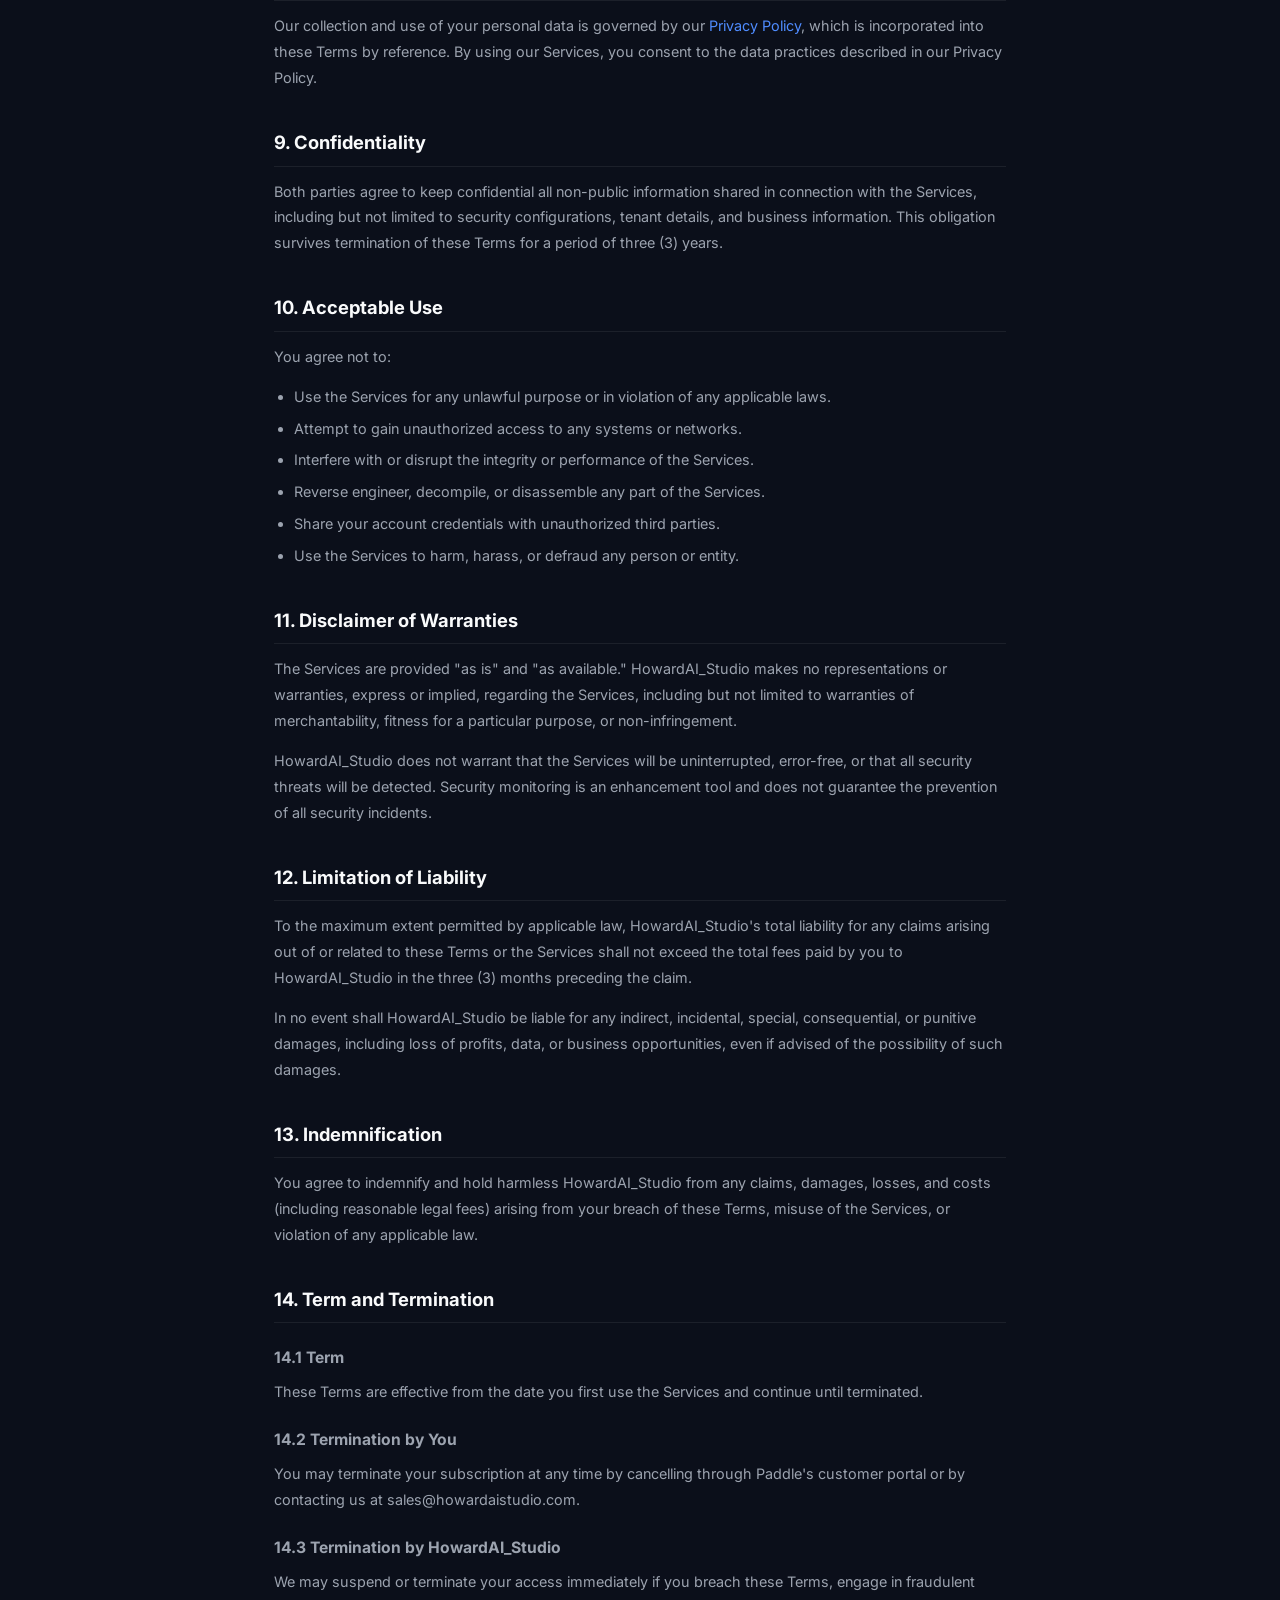
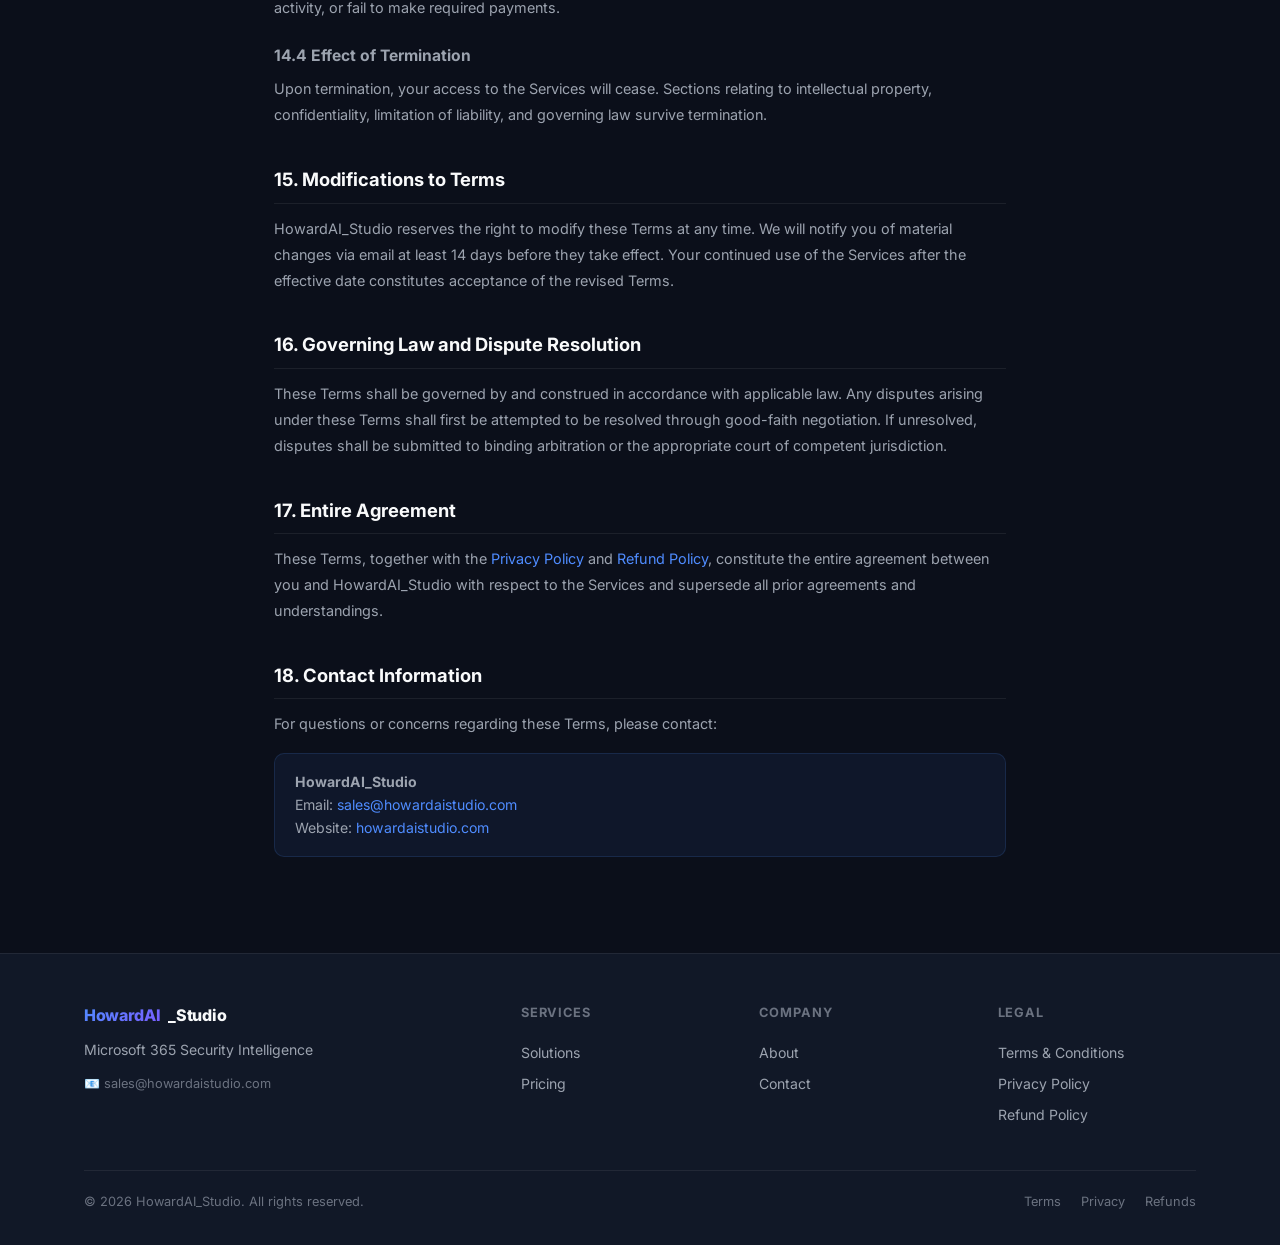
<file: terms.html>
<!DOCTYPE html>
<html lang="en">
<head>
  <meta charset="UTF-8">
  <meta name="viewport" content="width=device-width, initial-scale=1.0">
  <title>Terms &amp; Conditions · HowardAI_Studio</title>
  <meta name="description" content="Terms and Conditions for HowardAI_Studio services.">
  <link rel="stylesheet" href="style.css">
</head>
<body>

<!-- NAV -->
<nav class="nav">
  <div class="container">
    <div class="nav-inner">
      <a href="index.html" class="nav-logo"><span>HowardAI</span>_Studio</a>
      <div class="nav-links">
        <a href="index.html#solutions">Solutions</a>
        <a href="pricing.html">Pricing</a>
        <a href="index.html#about">About</a>
      </div>
      <div class="nav-cta">
        <a href="mailto:sales@howardaistudio.com?subject=Demo%20Request" class="btn btn-primary" style="font-size:.82rem;padding:8px 18px;">Book a Demo</a>
      </div>
      <button class="nav-hamburger" id="hamburger" aria-label="Open menu">
        <span></span><span></span><span></span>
      </button>
    </div>
  </div>
  <div class="nav-mobile" id="nav-mobile">
    <a href="index.html#solutions">Solutions</a>
    <a href="pricing.html">Pricing</a>
    <a href="index.html#about">About</a>
    <a href="mailto:sales@howardaistudio.com?subject=Demo%20Request" class="btn btn-primary">Book a Demo</a>
  </div>
</nav>

<!-- LEGAL HEADER -->
<section class="legal-hero">
  <div class="container-sm">
    <p class="section-label">Legal</p>
    <h1>Terms &amp; Conditions</h1>
    <p>服務條款 · Last updated: January 1, 2025</p>
    <p style="margin-top:8px;font-size:.82rem;color:var(--text-muted);">
      These Terms and Conditions govern your use of the services provided by <strong>HowardAI_Studio</strong>.
      By purchasing or using our services, you agree to be bound by these terms.
    </p>
  </div>
</section>

<!-- LEGAL BODY -->
<div class="legal-body">
  <div class="container-sm">

    <div class="legal-highlight">
      <strong>Important:</strong> Please read these Terms carefully before purchasing or using any service.
      If you do not agree to these Terms, do not use our services.
      Payments are processed by <strong>Paddle.com</strong> (Merchant of Record).
    </div>

    <h2>1. Parties and Agreement</h2>
    <p>
      These Terms and Conditions ("Terms") constitute a legally binding agreement between you ("Customer," "you," or "your")
      and <strong>HowardAI_Studio</strong>, a sole proprietorship providing Microsoft 365 security intelligence and consulting services
      ("HowardAI_Studio," "we," "us," or "our").
    </p>
    <p>
      By accessing our website, purchasing a subscription, or engaging our services, you acknowledge that you have read,
      understood, and agreed to be bound by these Terms, our <a href="privacy.html">Privacy Policy</a>,
      and our <a href="refund.html">Refund Policy</a>.
    </p>
    <p>
      Contact: <strong>sales@howardaistudio.com</strong>
    </p>

    <h2>2. Services Description</h2>
    <p>HowardAI_Studio provides the following services ("Services"):</p>
    <ul>
      <li><strong>Subscription Services:</strong> Ongoing Microsoft 365 security monitoring, real-time alert notifications via LINE and/or Microsoft Teams, daily/weekly security summaries, and identity risk observation. Available as Starter, Professional, or Enterprise subscription plans.</li>
      <li><strong>Security Assessment:</strong> One-time Microsoft 365 security posture assessment, delivered as a written report with actionable recommendations.</li>
      <li><strong>Specification Document Services:</strong> One-time technical documentation writing for M365 security architectures, integration solutions, or IT workflows.</li>
      <li><strong>Custom Automation Solutions:</strong> One-time design, build, and deployment of Microsoft 365 security automation using Power Automate, Logic Apps, or similar tools.</li>
      <li><strong>Consulting Services:</strong> Advisory services related to Microsoft 365 security, configuration, and best practices.</li>
    </ul>
    <p>
      The scope, deliverables, timelines, and pricing for each service are described on our
      <a href="pricing.html">Pricing page</a>. For Enterprise and custom engagements, a separate Statement of Work
      ("SOW") may be provided and shall supplement these Terms.
    </p>

    <h2>3. Eligibility</h2>
    <p>
      You must be at least 18 years of age and have the legal capacity to enter into a binding contract.
      If you are purchasing on behalf of an organization, you represent and warrant that you have the authority
      to bind that organization to these Terms.
    </p>

    <h2>4. Account and Access</h2>
    <h3>4.1 Customer Responsibilities</h3>
    <p>
      To deliver subscription services, you agree to provide HowardAI_Studio with the necessary access permissions
      to your Microsoft 365 tenant, including creating an App Registration with the Security Reader role in your
      Azure Active Directory / Entra ID tenant. You are responsible for maintaining the confidentiality of your credentials
      and for all activities that occur under your account.
    </p>
    <h3>4.2 Accurate Information</h3>
    <p>
      You agree to provide accurate, current, and complete information during registration and to update such information
      to keep it accurate. HowardAI_Studio is not liable for issues arising from inaccurate information you provide.
    </p>

    <h2>5. Payment Terms</h2>
    <h3>5.1 Payment Processing</h3>
    <p>
      All payments are processed by <strong>Paddle.com Market Limited</strong> ("Paddle"), which acts as the
      Merchant of Record for all transactions. When you purchase a service, you are contracting with Paddle for
      the payment; Paddle then licenses the service to you from HowardAI_Studio.
      Paddle's terms of service are available at <a href="https://www.paddle.com/legal/checkout-buyer-terms" target="_blank" rel="noopener">paddle.com</a>.
    </p>
    <h3>5.2 Subscription Billing</h3>
    <p>
      Subscription plans are billed on a monthly basis. Your subscription will automatically renew each month until cancelled.
      You authorize Paddle to charge your payment method on a recurring monthly basis.
    </p>
    <h3>5.3 Pricing Changes</h3>
    <p>
      HowardAI_Studio reserves the right to change pricing with at least 30 days' notice. Price changes will not affect
      your current billing cycle. Continued use after the effective date of the price change constitutes acceptance
      of the new pricing.
    </p>
    <h3>5.4 Taxes</h3>
    <p>
      Paddle, as Merchant of Record, is responsible for collecting and remitting applicable taxes.
      Prices displayed may or may not include applicable taxes depending on your jurisdiction.
    </p>
    <h3>5.5 Free Trial</h3>
    <p>
      Subscription plans may include a 14-day free trial. No charge will be made during the trial period.
      If you do not cancel before the trial ends, you will be automatically charged for the first billing cycle.
    </p>

    <h2>6. Cancellation and Refunds</h2>
    <p>
      You may cancel your subscription at any time. Cancellations take effect at the end of the current billing cycle.
      For refund eligibility and procedures, please refer to our <a href="refund.html">Refund Policy</a>.
    </p>

    <h2>7. Intellectual Property</h2>
    <h3>7.1 Our IP</h3>
    <p>
      All content, software, methodologies, templates, and materials created by HowardAI_Studio and provided as part
      of the Services remain the intellectual property of HowardAI_Studio, except as expressly set out in these Terms
      or a separate SOW.
    </p>
    <h3>7.2 Deliverables</h3>
    <p>
      Upon full payment, you receive a non-exclusive, perpetual license to use deliverables (such as specification documents
      or assessment reports) for your internal business purposes. You may not resell, sublicense, or redistribute
      deliverables without prior written consent.
    </p>
    <h3>7.3 Customer Data</h3>
    <p>
      You retain all rights to your data. You grant HowardAI_Studio a limited license to access and process your
      Microsoft 365 data solely for the purpose of delivering the Services. We will not use your data for any other purpose.
    </p>

    <h2>8. Data and Privacy</h2>
    <p>
      Our collection and use of your personal data is governed by our <a href="privacy.html">Privacy Policy</a>,
      which is incorporated into these Terms by reference. By using our Services, you consent to the data practices
      described in our Privacy Policy.
    </p>

    <h2>9. Confidentiality</h2>
    <p>
      Both parties agree to keep confidential all non-public information shared in connection with the Services,
      including but not limited to security configurations, tenant details, and business information. This obligation
      survives termination of these Terms for a period of three (3) years.
    </p>

    <h2>10. Acceptable Use</h2>
    <p>You agree not to:</p>
    <ul>
      <li>Use the Services for any unlawful purpose or in violation of any applicable laws.</li>
      <li>Attempt to gain unauthorized access to any systems or networks.</li>
      <li>Interfere with or disrupt the integrity or performance of the Services.</li>
      <li>Reverse engineer, decompile, or disassemble any part of the Services.</li>
      <li>Share your account credentials with unauthorized third parties.</li>
      <li>Use the Services to harm, harass, or defraud any person or entity.</li>
    </ul>

    <h2>11. Disclaimer of Warranties</h2>
    <p>
      The Services are provided "as is" and "as available." HowardAI_Studio makes no representations or warranties,
      express or implied, regarding the Services, including but not limited to warranties of merchantability,
      fitness for a particular purpose, or non-infringement.
    </p>
    <p>
      HowardAI_Studio does not warrant that the Services will be uninterrupted, error-free, or that all security threats
      will be detected. Security monitoring is an enhancement tool and does not guarantee the prevention of all security incidents.
    </p>

    <h2>12. Limitation of Liability</h2>
    <p>
      To the maximum extent permitted by applicable law, HowardAI_Studio's total liability for any claims arising out of
      or related to these Terms or the Services shall not exceed the total fees paid by you to HowardAI_Studio in the
      three (3) months preceding the claim.
    </p>
    <p>
      In no event shall HowardAI_Studio be liable for any indirect, incidental, special, consequential, or punitive damages,
      including loss of profits, data, or business opportunities, even if advised of the possibility of such damages.
    </p>

    <h2>13. Indemnification</h2>
    <p>
      You agree to indemnify and hold harmless HowardAI_Studio from any claims, damages, losses, and costs
      (including reasonable legal fees) arising from your breach of these Terms, misuse of the Services,
      or violation of any applicable law.
    </p>

    <h2>14. Term and Termination</h2>
    <h3>14.1 Term</h3>
    <p>
      These Terms are effective from the date you first use the Services and continue until terminated.
    </p>
    <h3>14.2 Termination by You</h3>
    <p>
      You may terminate your subscription at any time by cancelling through Paddle's customer portal or by
      contacting us at sales@howardaistudio.com.
    </p>
    <h3>14.3 Termination by HowardAI_Studio</h3>
    <p>
      We may suspend or terminate your access immediately if you breach these Terms, engage in fraudulent activity,
      or fail to make required payments.
    </p>
    <h3>14.4 Effect of Termination</h3>
    <p>
      Upon termination, your access to the Services will cease. Sections relating to intellectual property,
      confidentiality, limitation of liability, and governing law survive termination.
    </p>

    <h2>15. Modifications to Terms</h2>
    <p>
      HowardAI_Studio reserves the right to modify these Terms at any time. We will notify you of material changes
      via email at least 14 days before they take effect. Your continued use of the Services after the effective date
      constitutes acceptance of the revised Terms.
    </p>

    <h2>16. Governing Law and Dispute Resolution</h2>
    <p>
      These Terms shall be governed by and construed in accordance with applicable law. Any disputes arising
      under these Terms shall first be attempted to be resolved through good-faith negotiation. If unresolved,
      disputes shall be submitted to binding arbitration or the appropriate court of competent jurisdiction.
    </p>

    <h2>17. Entire Agreement</h2>
    <p>
      These Terms, together with the <a href="privacy.html">Privacy Policy</a> and <a href="refund.html">Refund Policy</a>,
      constitute the entire agreement between you and HowardAI_Studio with respect to the Services and supersede
      all prior agreements and understandings.
    </p>

    <h2>18. Contact Information</h2>
    <p>
      For questions or concerns regarding these Terms, please contact:
    </p>
    <div class="legal-highlight">
      <strong>HowardAI_Studio</strong><br>
      Email: <a href="mailto:sales@howardaistudio.com">sales@howardaistudio.com</a><br>
      Website: <a href="https://howardaistudio.com">howardaistudio.com</a>
    </div>

  </div>
</div>

<!-- FOOTER -->
<footer class="footer">
  <div class="container">
    <div class="footer-inner">
      <div class="footer-brand">
        <a href="index.html" class="nav-logo" style="font-size:1rem;"><span>HowardAI</span>_Studio</a>
        <p>Microsoft 365 Security Intelligence</p>
        <p style="margin-top:12px;font-size:.8rem;color:var(--text-muted);">📧 sales@howardaistudio.com</p>
      </div>
      <div class="footer-col">
        <h4>Services</h4>
        <a href="index.html#solutions">Solutions</a>
        <a href="pricing.html">Pricing</a>
      </div>
      <div class="footer-col">
        <h4>Company</h4>
        <a href="index.html#about">About</a>
        <a href="mailto:sales@howardaistudio.com">Contact</a>
      </div>
      <div class="footer-col">
        <h4>Legal</h4>
        <a href="terms.html">Terms &amp; Conditions</a>
        <a href="privacy.html">Privacy Policy</a>
        <a href="refund.html">Refund Policy</a>
      </div>
    </div>
    <div class="footer-bottom">
      <span>© 2026 HowardAI_Studio. All rights reserved.</span>
      <div class="footer-legal">
        <a href="terms.html">Terms</a>
        <a href="privacy.html">Privacy</a>
        <a href="refund.html">Refunds</a>
      </div>
    </div>
  </div>
</footer>

<script>
  const hamburger = document.getElementById('hamburger');
  const navMobile = document.getElementById('nav-mobile');
  hamburger.addEventListener('click', () => navMobile.classList.toggle('open'));
  navMobile.querySelectorAll('a').forEach(a => a.addEventListener('click', () => navMobile.classList.remove('open')));
</script>
</body>
</html>
</file>
<file: office/styles.css>
:root{color-scheme:dark;--bg:#091321;--surface:#111f30;--surface2:#17283b;--line:#2a3b4f;--muted:#8da1b8;--text:#edf4f8;--teal:#72d3cb;--amber:#dcb477;--green:#59cba7;--radius:14px;font-family:Inter,ui-sans-serif,system-ui,"Microsoft JhengHei",sans-serif}
*{box-sizing:border-box}html,body{margin:0;height:100%;background:var(--bg);color:var(--text)}button,textarea,select,input{font:inherit}button{cursor:pointer}button:disabled{cursor:not-allowed;opacity:.4}.hidden{display:none!important}.shell{min-height:100vh;display:flex;flex-direction:column}
.topbar{height:76px;flex-shrink:0;border-bottom:1px solid #243649;background:#0d1929;display:flex;align-items:center;justify-content:space-between;gap:14px;padding:0 27px}.brand{display:flex;align-items:center;gap:17px}.brand-mark{font-weight:950;letter-spacing:-3px;font-size:28px;color:#e3f7fa}.brand-mark span{color:#79d9d0}.brand-mark .dot{color:#b0d4ca}.brand-divider{width:1px;height:32px;background:#3c4f61}.brand strong{font-size:13px;letter-spacing:3px}.brand small{display:block;font-size:9px;letter-spacing:2px;color:#8098ae;margin-top:5px}.brand small em{color:var(--teal);font-style:normal}.top-center{font-size:10px;color:#8da5b5;letter-spacing:1.7px;display:flex;align-items:center;gap:10px}.live-light,.green-dot{width:7px;height:7px;border-radius:50%;display:inline-block;background:#5bcba6;box-shadow:0 0 13px #67d6ae88}.text-mono{font-family:ui-monospace,monospace;margin-left:14px;color:#bcd1d8}.top-actions{display:flex;gap:10px}.ghost-button,.subtle-btn,.outline-action,.close-button,.mini-button,.toggle-agent{color:#d6e6ed;border:1px solid #314357;background:#142337;border-radius:8px;padding:11px 16px;font-size:12px}.ghost-button:hover,.subtle-btn:hover,.outline-action:hover{border-color:#64b8ba;background:#1a3445}.primary-button{border:1px solid #78d5c5;background:linear-gradient(110deg,#5bbaa7,#87d4c6);padding:11px 21px;border-radius:8px;font-weight:800;font-size:12px;color:#092834;box-shadow:0 0 24px #60cdb326}.primary-button:hover{filter:brightness(1.08)}.primary-button.off{border-color:#b77b7b;background:#b98d88;color:#231f25}
.body-grid{display:grid;grid-template-columns:64px minmax(0,1fr) 292px;flex:1;min-height:0}.rail{border-right:1px solid #243649;display:flex;align-items:center;flex-direction:column;gap:15px;padding:29px 8px;background:#0d1929}.rail-icon{width:40px;height:40px;border-radius:10px;border:none;background:transparent;color:#8aa5b4;font-size:24px;display:grid;place-items:center;font-family:ui-monospace,monospace;text-decoration:none}.rail-icon.active,.rail-icon:hover{background:#193c49;color:#8fe2d5}.rail-spacer{flex:1}.rail-version{font:11px ui-monospace,monospace;color:#567185}.workspace{min-width:0;max-width:1500px;width:100%;padding:27px 28px 40px;margin:auto}.workspace-heading{display:flex;justify-content:space-between;align-items:flex-start;gap:18px;margin-bottom:24px}.eyebrow{font:10px ui-monospace,monospace;letter-spacing:2.1px;color:#7bc8c8}.workspace-heading h1{font-size:25px;letter-spacing:-.5px;margin:7px 0}.office-state{font-size:10px;background:#172f38;border:1px solid #285961;color:#75d4bd;padding:6px 10px;border-radius:6px;vertical-align:middle;white-space:nowrap}.workspace-heading p{color:#7f96ab;font-size:12px;margin:9px 0 0}.workspace-tools{display:flex;gap:7px;align-items:center;margin-top:21px}.connection-pill{font-size:10px;color:#9dbbc7;border:1px solid #304357;border-radius:6px;padding:9px 10px;white-space:nowrap}.subtle-btn{padding:8px 12px}.scene-shell{border:1px solid #32495d;border-radius:13px;overflow:hidden;background:#17273a;box-shadow:0 24px 65px #03080f55}.scene-top,.scene-footer{height:36px;padding:0 14px;display:flex;align-items:center;justify-content:space-between;font:10px ui-monospace,monospace;letter-spacing:1px;color:#a7bdca;background:#16263a}.scene-top{border-bottom:1px solid #3f5669}.scene-footer{height:33px;border-top:1px solid #3f5669;color:#7b96a9}.scene-indicators{display:flex;gap:22px;color:#7597a4}#office-scene{width:100%;height:auto;display:block;image-rendering:pixelated;cursor:crosshair;aspect-ratio:960/608;background:#23344c}.bottom-panels{display:grid;grid-template-columns:1.1fr .9fr;gap:16px;margin-top:18px}.panel{min-width:0;min-height:190px;border-radius:11px;border:1px solid #24384c;background:#111e30;padding:17px}.panel-title{display:flex;align-items:center;justify-content:space-between;border-bottom:1px solid #243748;padding-bottom:14px;font-size:13px;font-weight:750}.panel-title small{font:9px ui-monospace,monospace;color:#658599;letter-spacing:1.5px}.activity-list{max-height:145px;overflow:auto;margin-top:10px}.activity-list p{font-size:11px;line-height:1.7;color:#9fb1c0;margin:7px 0;display:flex;gap:9px}.activity-list time{flex-shrink:0;color:#6bc5bf;font:10px ui-monospace,monospace;margin-top:3px}.activity-list .dim{color:#6e8497}.quick-grid{display:grid;grid-template-columns:1fr 1fr;gap:9px;margin-top:14px}.quick-grid button{display:flex;gap:10px;align-items:center;text-align:left;padding:14px 10px;border:1px solid #30465a;border-radius:8px;background:#17283c;color:#d7edf0;font-size:12px;font-weight:700}.quick-grid button:hover{border-color:#7ac5bf}.quick-grid b{font-size:21px;color:#82d9c9}.quick-grid small{display:block;font:9px ui-monospace,monospace;color:#789bac;margin-top:5px}.mini-tip{margin-top:14px;font-size:11px;line-height:1.6;color:#7291a3}
.inspector{border-left:1px solid #26394c;background:#0f1d2d;padding:30px 18px 19px;display:flex;flex-direction:column;min-width:0}.inspector-title{display:flex;align-items:center;justify-content:space-between}.inspector-title h2{font-size:19px;margin:7px 0}.headcount{border-radius:5px;border:1px solid #345b62;color:#8ad9d2;padding:5px 10px;font:11px ui-monospace,monospace}.inspector-copy{font-size:11px;line-height:1.7;color:#8095a7;margin:8px 0 21px}.agent-list{display:flex;flex-direction:column;gap:10px}.agent{display:flex;align-items:center;gap:10px;width:100%;text-align:left;background:#152538;border:1px solid #273d52;border-radius:10px;padding:11px 9px;color:#d9eaf1}.agent:hover{border-color:#6bbcb5;background:#1b3042}.avatar{width:39px;height:39px;border-radius:9px;flex-shrink:0;display:grid;place-items:center;font-size:18px;font-weight:900;border:1px solid #ffffff20;box-shadow:inset 0 -7px 13px #00000025}.avatar.blue{background:#284b75;color:#a7d1fa}.avatar.emerald{background:#185c53;color:#91f1ca}.avatar.amber{background:#654930;color:#f8d3a9}.avatar.violet{background:#554980;color:#ddccfa}.avatar.cyan{background:#1d5865;color:#b3eef5}.agent-main{min-width:0;flex:1}.agent-name{font-weight:750;font-size:12px;display:block}.agent-role{display:block;color:#809bb0;font-size:10px;margin-top:3px}.agent-status{font:9px ui-monospace,monospace;color:#7d99af;text-transform:uppercase}.agent-status.ready{color:#6bdbb1}.agent-status.warn{color:#e4be83}.inspector-divider{border-top:1px solid #26374c;margin:24px 0 22px}.inspector-title.mini h2{font-size:17px}.mode-preview{font-size:11px;color:#8299ac;border:1px dashed #365265;border-radius:9px;margin-top:17px;padding:17px 11px;line-height:1.7;display:flex;flex-direction:column;gap:16px}.outline-action{width:100%;text-align:left;display:flex;justify-content:space-between;color:#8fe5d4;border-color:#477a7e}.inspector-bottom{margin-top:auto;border-top:1px solid #27394a;padding-top:15px;font-size:10px;color:#85a5b5}.inspector-bottom small{display:block;margin:7px 0 0 14px;color:#637f92}
.modal-backdrop{position:fixed;z-index:30;inset:0;background:#030810dc;backdrop-filter:blur(8px);display:flex;align-items:center;justify-content:center;padding:20px}.modal{border-radius:17px;border:1px solid #3a6170;background:#112236;box-shadow:0 34px 110px #000a;max-width:720px;width:100%;max-height:90vh;display:flex;flex-direction:column;overflow:hidden}.modal-head{padding:23px 26px 17px;display:flex;justify-content:space-between;align-items:flex-start;border-bottom:1px solid #2d4559}.modal-head h2{font-size:22px;margin:8px 0 0}.close-button{width:35px;height:35px;padding:0;font-size:21px;line-height:1}.modal-content{overflow-y:auto;padding:22px 26px 27px}.field{display:flex;flex-direction:column;gap:8px;margin-bottom:18px}.field label,.field-label{font-size:12px;font-weight:750;color:#c8dde5}.field input,.field textarea,.field select{border:1px solid #365468;background:#0e1c2d;border-radius:8px;color:#edf4f8;padding:11px 12px;width:100%;outline:none}.field textarea{resize:vertical;min-height:90px;line-height:1.7}.field input:focus,.field textarea:focus,.field select:focus{border-color:#81c9c5;box-shadow:0 0 0 2px #81c9c522}.help-text{font-size:11px;color:#8da5b5;line-height:1.65}.meeting-modes{display:grid;grid-template-columns:repeat(2,1fr);gap:9px}.mode-card{border:1px solid #334b60;background:#15273a;text-align:left;color:#e1eef1;border-radius:9px;padding:14px;display:flex;flex-direction:column;gap:7px}.mode-card b{font-size:13px}.mode-card small{color:#88a3b6;font-size:10px;line-height:1.5}.mode-card.selected{border-color:#7ed8cc;background:#1d3b45}.modal-grid{display:grid;grid-template-columns:1fr 1fr;gap:16px}.agent-chips{display:flex;flex-wrap:wrap;gap:8px;margin-top:10px}.agent-chip{display:flex;align-items:center;gap:6px;border:1px solid #334b60;background:#172a3d;padding:9px 10px;border-radius:8px;font-size:11px}.agent-chip input{accent-color:#8ce0cf}.modal-actions{display:flex;justify-content:flex-end;gap:10px;margin-top:23px}.secondary-button{background:#1b3044;color:#d8eaf0;border:1px solid #3b5969;padding:10px 15px;border-radius:8px}.warning-box{padding:10px 12px;border-radius:8px;background:#453727;border:1px solid #85663f;color:#eed5a9;font-size:11px;line-height:1.65;margin:14px 0}.info-box{padding:11px 14px;border-radius:8px;background:#153840;border:1px solid #285d67;color:#a6dad8;font-size:11px;line-height:1.65;margin:15px 0}.report-viewer{max-height:47vh;overflow:auto;white-space:pre-wrap;word-break:break-word;font:12px/1.8 ui-monospace,SFMono-Regular,Consolas,monospace;color:#dae7ed;background:#0b1828;padding:17px;border:1px solid #334a5d;border-radius:8px}.session-row{display:flex;align-items:center;justify-content:space-between;gap:12px;border-bottom:1px solid #293c4d;padding:13px 0}.session-row strong{display:block;font-size:12px}.session-row small{display:block;color:#829bad;margin-top:6px;font-size:10px}.session-actions{display:flex;gap:6px}.mini-button{font-size:10px;padding:7px 9px}.accent-text{color:#7edcce}.progress-strip{display:flex;gap:8px;margin:15px 0;color:#a5b9c8;font-size:11px}.progress-dot{width:8px;height:8px;border-radius:50%;background:#78dbc4;margin-top:5px}.toast-region{position:fixed;z-index:60;right:20px;bottom:20px;display:flex;flex-direction:column;gap:8px}.toast{min-width:220px;max-width:340px;border-radius:8px;border:1px solid #4e7e80;color:#d5f0ef;background:#193a43;padding:13px 15px;font-size:12px;box-shadow:0 10px 40px #0008}
@media(max-width:1250px){.body-grid{grid-template-columns:60px minmax(0,1fr) 244px}.workspace{padding:20px}.inspector{padding:24px 12px}.scene-top{font-size:9px}.brand strong{font-size:11px}}@media(max-width:1000px){.body-grid{grid-template-columns:50px minmax(0,1fr)}.inspector{display:none}.top-center{display:none}.workspace{padding:18px}.rail{padding:25px 3px}}@media(max-width:650px){.topbar{padding:0 11px;height:68px}.brand{gap:8px}.brand-mark{font-size:22px}.brand strong{font-size:10px;letter-spacing:1px}.brand small{font-size:8px;letter-spacing:1px}.top-actions{gap:5px}.ghost-button{display:none}.primary-button{padding:10px;font-size:11px}.body-grid{grid-template-columns:1fr}.rail{flex-direction:row;border-right:0;border-bottom:1px solid #29384a;height:49px;padding:3px 10px}.rail-icon{height:36px}.workspace{padding:15px 10px}.workspace-heading{flex-direction:column;gap:5px}.workspace-heading h1{font-size:20px}.workspace-tools{margin-top:0}.bottom-panels{grid-template-columns:1fr}.scene-indicators{display:none}.scene-footer{font-size:8px}.modal-grid,.meeting-modes{grid-template-columns:1fr}.modal-content{padding:16px}.modal-head{padding:18px}.modal-backdrop{padding:8px}}


.inspector{overflow-y:auto;padding-top:18px}
.side-form{display:flex;flex-direction:column;gap:8px}
.side-form>label{font-size:12px;font-weight:800;color:#f3dac0;margin-top:8px}
.side-form textarea,.side-form select{border:1px solid #526271;border-radius:8px;background:#142539;color:#f2e9dd;padding:9px;font-size:12px;width:100%}
.side-checks{border:1px solid #3d5264;border-radius:8px;padding:9px;display:grid;grid-template-columns:1fr 1fr;gap:9px}
.side-checks label{display:flex;align-items:center;gap:5px;font-size:11px;white-space:nowrap}
.side-checks input{accent-color:#f0af56;width:15px;height:15px}
.launch-button{padding:12px;background:linear-gradient(#ffd781,#f99f31);border:2px solid #f1b25e;color:#352417;border-radius:10px;font-size:17px;font-weight:900;box-shadow:0 5px 0 #a3642f;margin:12px 0 5px}
.side-info{font-size:10px;color:#94aab8}
.inspector-divider{margin:20px 0 13px}.inspector .agent-list{margin:8px 0}.inspector .agent{padding:7px}
#office-scene{background:#273746}
@media(max-width:1000px){.inspector{display:flex;grid-row:2;grid-column:2;max-height:none;overflow:visible}.side-checks{grid-template-columns:repeat(3,1fr)}}
@media(max-width:650px){.inspector{grid-column:1;grid-row:3}.side-checks{grid-template-columns:1fr 1fr}}

.modal-header-actions{display:flex;align-items:center;gap:10px;flex-shrink:0}
.danger-stop{border:1px solid #ce8787!important;color:#ffe8e8!important;background:#5e2d38!important;padding:10px 13px;font-size:12px;border-radius:8px}
.danger-stop:hover{background:#73313e!important}
.workspace-tools{flex-wrap:wrap;gap:8px}
.download-bat{display:inline-flex;align-items:center;justify-content:center;text-decoration:none;white-space:nowrap}
@media(max-width:650px){.modal-header-actions{gap:6px}.danger-stop{padding:9px;font-size:11px}.download-bat{font-size:11px}}

/* Only the meeting-room canvas receives the restored pixel-art style. */
#office-scene{image-rendering:pixelated;image-rendering:crisp-edges;background:#171b37}
.scene-shell{border-color:#596284;box-shadow:0 16px 50px #02081d65}
.scene-top{background:#182440;border-bottom:1px solid #596284}
.scene-footer{background:#172039;border-top:1px solid #596284}

/* Image-first Office meeting room: crisp reference art, while controls stay original. */
#office-scene{image-rendering:auto;aspect-ratio:960/608;cursor:pointer}
.workspace-tools{flex-wrap:wrap;gap:7px}
.download-agent{display:inline-flex;align-items:center;justify-content:center;
  text-decoration:none;white-space:nowrap;border-color:#63acae;color:#d9f8f6}
.download-agent:hover{border-color:#84ddd0;background:#214455}
@media(max-width:650px){.download-agent{font-size:11px;padding:8px 9px}}
</file>
<file: style.css>
/* =============================================
   HowardAI_Studio — Shared Stylesheet
   Theme: Dark Enterprise / Modern SaaS
   ============================================= */

@import url('https://fonts.googleapis.com/css2?family=Inter:wght@300;400;500;600;700;800&family=Noto+Sans+TC:wght@300;400;500;700&display=swap');

/* --- Variables --- */
:root {
  --bg-primary:    #0B0F1A;
  --bg-secondary:  #111827;
  --bg-card:       #161D2E;
  --bg-card-hover: #1E2840;
  --accent-blue:   #4F8CFF;
  --accent-purple: #7A5CFF;
  --accent-glow:   rgba(79,140,255,0.15);
  --text-primary:  #F9FAFB;
  --text-secondary:#9CA3AF;
  --text-muted:    #6B7280;
  --border:        rgba(255,255,255,0.07);
  --border-accent: rgba(79,140,255,0.3);
  --gradient:      linear-gradient(135deg, #4F8CFF 0%, #7A5CFF 100%);
  --gradient-text: linear-gradient(135deg, #4F8CFF, #A78BFA);
  --radius:        12px;
  --radius-lg:     20px;
  --shadow:        0 4px 24px rgba(0,0,0,0.4);
  --shadow-glow:   0 0 40px rgba(79,140,255,0.12);
}

/* --- Reset & Base --- */
*, *::before, *::after { box-sizing: border-box; margin: 0; padding: 0; }

html { scroll-behavior: smooth; font-size: 16px; }

body {
  font-family: 'Inter', 'Noto Sans TC', system-ui, sans-serif;
  background-color: var(--bg-primary);
  color: var(--text-primary);
  line-height: 1.65;
  -webkit-font-smoothing: antialiased;
}

a { color: var(--accent-blue); text-decoration: none; transition: color .2s; }
a:hover { color: #7AAFFF; }

img { max-width: 100%; display: block; }

/* --- Utility --- */
.container { max-width: 1160px; margin: 0 auto; padding: 0 24px; }
.container-sm { max-width: 780px; margin: 0 auto; padding: 0 24px; }

.gradient-text {
  background: var(--gradient-text);
  -webkit-background-clip: text;
  -webkit-text-fill-color: transparent;
  background-clip: text;
}

.btn {
  display: inline-flex; align-items: center; gap: 8px;
  padding: 12px 28px; border-radius: 8px;
  font-size: .95rem; font-weight: 600; cursor: pointer;
  border: none; transition: all .2s; white-space: nowrap;
}
.btn-primary {
  background: var(--gradient);
  color: #fff;
  box-shadow: 0 4px 20px rgba(79,140,255,0.35);
}
.btn-primary:hover {
  transform: translateY(-2px);
  box-shadow: 0 8px 28px rgba(79,140,255,0.45);
  color: #fff;
}
.btn-outline {
  background: transparent;
  color: var(--text-primary);
  border: 1px solid var(--border-accent);
}
.btn-outline:hover {
  background: var(--accent-glow);
  color: var(--text-primary);
  border-color: var(--accent-blue);
}
.btn-ghost {
  background: transparent;
  color: var(--text-secondary);
  border: 1px solid var(--border);
  padding: 10px 22px;
}
.btn-ghost:hover { color: var(--text-primary); border-color: rgba(255,255,255,0.2); }

.badge {
  display: inline-flex; align-items: center; gap: 6px;
  padding: 6px 14px; border-radius: 99px;
  font-size: .78rem; font-weight: 600; letter-spacing: .04em; text-transform: uppercase;
  background: rgba(79,140,255,0.12); border: 1px solid rgba(79,140,255,0.25);
  color: var(--accent-blue);
}

.section-label {
  font-size: .78rem; font-weight: 700; letter-spacing: .1em; text-transform: uppercase;
  color: var(--accent-blue); margin-bottom: 12px;
}

.card {
  background: var(--bg-card);
  border: 1px solid var(--border);
  border-radius: var(--radius);
  padding: 28px;
  transition: border-color .2s, box-shadow .2s, transform .2s;
}
.card:hover {
  border-color: var(--border-accent);
  box-shadow: var(--shadow-glow);
  transform: translateY(-3px);
}

.tag {
  display: inline-block;
  padding: 3px 10px; border-radius: 99px;
  font-size: .72rem; font-weight: 600;
  background: rgba(122,92,255,0.15); color: #A78BFA;
  border: 1px solid rgba(122,92,255,0.25);
}

/* --- Navigation --- */
.nav {
  position: sticky; top: 0; z-index: 100;
  background: rgba(11,15,26,0.85);
  backdrop-filter: blur(16px);
  border-bottom: 1px solid var(--border);
}
.nav-inner {
  display: flex; align-items: center; justify-content: space-between;
  height: 64px;
}
.nav-logo {
  font-size: 1.1rem; font-weight: 800; letter-spacing: -.02em;
  color: var(--text-primary); display: flex; align-items: center; gap: 8px;
}
.nav-logo span { background: var(--gradient); -webkit-background-clip: text;
  -webkit-text-fill-color: transparent; background-clip: text; }
.nav-links { display: flex; align-items: center; gap: 8px; }
.nav-links a {
  padding: 7px 14px; border-radius: 7px;
  font-size: .88rem; font-weight: 500; color: var(--text-secondary);
  transition: all .15s;
}
.nav-links a:hover { color: var(--text-primary); background: rgba(255,255,255,0.05); }
.nav-links a.active { color: var(--accent-blue); }
.nav-cta { display: flex; align-items: center; gap: 12px; }

.nav-hamburger {
  display: none; flex-direction: column; gap: 5px; cursor: pointer;
  background: none; border: none; padding: 8px;
}
.nav-hamburger span { display: block; width: 22px; height: 2px; background: var(--text-secondary); border-radius: 2px; transition: all .2s; }

.nav-mobile { display: none; }
.nav-mobile.open {
  display: flex; flex-direction: column; padding: 12px 24px 20px;
  border-top: 1px solid var(--border);
}
.nav-mobile a {
  padding: 11px 12px; font-size: .95rem; font-weight: 500;
  color: var(--text-secondary); border-radius: 8px;
}
.nav-mobile a:hover { color: var(--text-primary); background: rgba(255,255,255,0.05); }
.nav-mobile .btn { margin-top: 8px; width: 100%; justify-content: center; }

/* --- Hero --- */
.hero {
  padding: 96px 0 80px;
  background: radial-gradient(ellipse 80% 60% at 50% -10%, rgba(79,140,255,0.12) 0%, transparent 70%);
}
.hero-inner {
  display: grid; grid-template-columns: 1fr 1fr;
  gap: 64px; align-items: center;
}
.hero-tag { margin-bottom: 20px; }
.hero h1 {
  font-size: clamp(2rem, 4vw, 3.2rem);
  font-weight: 800; line-height: 1.15; letter-spacing: -.03em;
  margin-bottom: 20px;
}
.hero-sub {
  font-size: 1.05rem; color: var(--text-secondary);
  line-height: 1.75; margin-bottom: 36px;
}
.hero-sub-zh {
  font-family: 'Noto Sans TC', sans-serif;
  font-size: .95rem; color: var(--text-muted);
  margin-top: 10px; line-height: 1.8;
}
.hero-actions { display: flex; gap: 14px; flex-wrap: wrap; }
.hero-visual { position: relative; }

/* Mock notification card */
.mock-alert-window {
  background: var(--bg-card);
  border: 1px solid var(--border);
  border-radius: var(--radius-lg);
  padding: 24px;
  box-shadow: var(--shadow), var(--shadow-glow);
  position: relative; overflow: hidden;
}
.mock-alert-window::before {
  content: '';
  position: absolute; top: 0; left: 0; right: 0; height: 3px;
  background: var(--gradient);
}
.mock-title-bar {
  display: flex; align-items: center; gap: 8px;
  margin-bottom: 16px;
}
.mock-dot { width: 10px; height: 10px; border-radius: 50%; }
.mock-dot.red   { background: #FF5F57; }
.mock-dot.yellow{ background: #FFBC2E; }
.mock-dot.green { background: #28CA41; }
.mock-alert-title { font-size: .78rem; color: var(--text-muted); margin-left: 8px; }

.alert-item {
  display: flex; gap: 12px; align-items: flex-start;
  padding: 12px; border-radius: 10px;
  background: rgba(255,255,255,0.03);
  border: 1px solid var(--border);
  margin-bottom: 10px;
}
.alert-item:last-child { margin-bottom: 0; }
.alert-icon {
  width: 36px; height: 36px; border-radius: 8px;
  display: flex; align-items: center; justify-content: center;
  font-size: 1rem; flex-shrink: 0;
}
.alert-icon.critical { background: rgba(239,68,68,0.15); }
.alert-icon.warning  { background: rgba(245,158,11,0.15); }
.alert-icon.info     { background: rgba(79,140,255,0.15); }
.alert-text { flex: 1; min-width: 0; }
.alert-text strong { display: block; font-size: .82rem; font-weight: 600; color: var(--text-primary); }
.alert-text span   { font-size: .74rem; color: var(--text-secondary); }
.alert-badge {
  font-size: .65rem; font-weight: 700; padding: 2px 8px; border-radius: 99px; flex-shrink: 0; align-self: flex-start; margin-top: 2px;
}
.alert-badge.critical { background: rgba(239,68,68,0.15); color: #F87171; border: 1px solid rgba(239,68,68,0.2); }
.alert-badge.warning  { background: rgba(245,158,11,0.15); color: #FCD34D; border: 1px solid rgba(245,158,11,0.2); }
.alert-badge.info     { background: rgba(79,140,255,0.15); color: #93C5FD; border: 1px solid rgba(79,140,255,0.2); }

.mock-line-notify {
  margin-top: 14px; padding: 14px;
  background: #00B900; border-radius: 10px;
  display: flex; align-items: center; gap: 10px;
}
.mock-line-notify .line-icon { font-size: 1.3rem; }
.mock-line-text { font-size: .78rem; color: #fff; font-weight: 500; }
.mock-line-text small { display: block; opacity: .75; font-size: .7rem; }

.mock-flow-arrow {
  text-align: center; color: var(--text-muted); font-size: .8rem;
  padding: 6px 0; display: flex; align-items: center; justify-content: center; gap: 6px;
}

/* --- Section Blocks --- */
.section { padding: 88px 0; }
.section-alt { background: var(--bg-secondary); }
.section-header { text-align: center; margin-bottom: 56px; }
.section-header h2 {
  font-size: clamp(1.7rem, 3vw, 2.4rem);
  font-weight: 800; letter-spacing: -.03em; margin-bottom: 14px;
}
.section-header p {
  font-size: 1.05rem; color: var(--text-secondary);
  max-width: 560px; margin: 0 auto; line-height: 1.75;
}

/* --- Grid Layouts --- */
.grid-3 { display: grid; grid-template-columns: repeat(3, 1fr); gap: 24px; }
.grid-4 { display: grid; grid-template-columns: repeat(4, 1fr); gap: 20px; }
.grid-2 { display: grid; grid-template-columns: repeat(2, 1fr); gap: 24px; }

/* --- Problem Cards --- */
.problem-card {
  background: var(--bg-card);
  border: 1px solid var(--border);
  border-radius: var(--radius);
  padding: 28px;
  transition: all .2s;
}
.problem-card:hover { border-color: rgba(239,68,68,0.3); box-shadow: 0 0 30px rgba(239,68,68,0.07); }
.problem-card .icon { font-size: 1.8rem; margin-bottom: 14px; }
.problem-card h3 { font-size: 1rem; font-weight: 700; margin-bottom: 8px; }
.problem-card p  { font-size: .88rem; color: var(--text-secondary); line-height: 1.65; }

/* --- Solution Cards --- */
.solution-card {
  background: var(--bg-card);
  border: 1px solid var(--border);
  border-radius: var(--radius);
  padding: 32px;
  transition: all .2s;
}
.solution-card:hover {
  border-color: var(--border-accent);
  box-shadow: var(--shadow-glow);
  transform: translateY(-4px);
}
.solution-card .icon-box {
  width: 48px; height: 48px; border-radius: 12px;
  background: rgba(79,140,255,0.12); border: 1px solid rgba(79,140,255,0.2);
  display: flex; align-items: center; justify-content: center;
  font-size: 1.3rem; margin-bottom: 20px;
}
.solution-card h3 { font-size: 1.05rem; font-weight: 700; margin-bottom: 8px; }
.solution-card p  { font-size: .88rem; color: var(--text-secondary); line-height: 1.65; }

/* --- How It Works --- */
.steps { display: flex; gap: 0; align-items: flex-start; position: relative; }
.steps::before {
  content: '';
  position: absolute; top: 32px; left: 10%; right: 10%; height: 2px;
  background: linear-gradient(90deg, var(--border), var(--border-accent), var(--border));
}
.step {
  flex: 1; text-align: center; position: relative; padding: 0 16px;
}
.step-num {
  width: 64px; height: 64px; border-radius: 50%;
  background: var(--bg-card); border: 2px solid var(--border-accent);
  display: flex; align-items: center; justify-content: center;
  font-size: 1.5rem; margin: 0 auto 20px;
  position: relative; z-index: 1;
}
.step h3 { font-size: .95rem; font-weight: 700; margin-bottom: 8px; }
.step p  { font-size: .82rem; color: var(--text-secondary); line-height: 1.6; }
.step-sub { font-size: .75rem; color: var(--text-muted); margin-top: 4px; }

/* --- Use Cases --- */
.usecase-card {
  background: var(--bg-card);
  border: 1px solid var(--border);
  border-radius: var(--radius);
  padding: 28px;
  transition: all .2s;
}
.usecase-card:hover { border-color: var(--border-accent); box-shadow: var(--shadow-glow); transform: translateY(-3px); }
.usecase-card .role-tag {
  display: inline-block; margin-bottom: 14px;
  padding: 4px 12px; border-radius: 99px;
  font-size: .75rem; font-weight: 700; letter-spacing: .05em; text-transform: uppercase;
}
.usecase-card h3 { font-size: 1.1rem; font-weight: 700; margin-bottom: 10px; }
.usecase-card p  { font-size: .88rem; color: var(--text-secondary); line-height: 1.7; }
.usecase-card ul { margin-top: 14px; padding-left: 0; list-style: none; }
.usecase-card ul li {
  font-size: .84rem; color: var(--text-secondary);
  padding: 4px 0; display: flex; gap: 8px; align-items: flex-start;
}
.usecase-card ul li::before { content: '✓'; color: var(--accent-blue); font-weight: 700; flex-shrink: 0; }

.role-ciso { background: rgba(79,140,255,0.12); color: #93C5FD; border: 1px solid rgba(79,140,255,0.2); }
.role-soc  { background: rgba(122,92,255,0.12); color: #C4B5FD; border: 1px solid rgba(122,92,255,0.2); }
.role-it   { background: rgba(16,185,129,0.12); color: #6EE7B7; border: 1px solid rgba(16,185,129,0.2); }

/* --- Pricing Card --- */
.pricing-card {
  background: var(--bg-card);
  border: 1px solid var(--border);
  border-radius: var(--radius-lg);
  padding: 36px;
  transition: all .2s;
  display: flex; flex-direction: column;
}
.pricing-card.featured {
  border-color: var(--accent-blue);
  box-shadow: 0 0 40px rgba(79,140,255,0.15), inset 0 1px 0 rgba(255,255,255,0.05);
  position: relative;
}
.pricing-card.featured::before {
  content: 'Most Popular';
  position: absolute; top: -14px; left: 50%; transform: translateX(-50%);
  background: var(--gradient); color: #fff;
  font-size: .72rem; font-weight: 700; letter-spacing: .06em; text-transform: uppercase;
  padding: 4px 18px; border-radius: 99px;
}
.pricing-name { font-size: .8rem; font-weight: 700; text-transform: uppercase; letter-spacing: .08em; color: var(--text-secondary); margin-bottom: 10px; }
.pricing-price { font-size: 2.8rem; font-weight: 800; line-height: 1; letter-spacing: -.04em; margin-bottom: 6px; }
.pricing-price sup { font-size: 1.4rem; font-weight: 600; vertical-align: super; }
.pricing-period { font-size: .82rem; color: var(--text-secondary); margin-bottom: 4px; }
.pricing-period-zh { font-size: .78rem; color: var(--text-muted); margin-bottom: 24px; }
.pricing-divider { border: none; border-top: 1px solid var(--border); margin: 20px 0; }
.pricing-features { list-style: none; flex: 1; margin-bottom: 28px; }
.pricing-features li {
  display: flex; gap: 10px; align-items: flex-start;
  font-size: .88rem; padding: 7px 0; color: var(--text-secondary);
  border-bottom: 1px solid rgba(255,255,255,0.03);
}
.pricing-features li:last-child { border-bottom: none; }
.pricing-features li .check { color: var(--accent-blue); font-weight: 700; flex-shrink: 0; margin-top: 1px; }
.pricing-features li .cross { color: var(--text-muted); font-weight: 700; flex-shrink: 0; margin-top: 1px; }
.pricing-card .btn { width: 100%; justify-content: center; margin-top: auto; }

/* One-time product card */
.product-card {
  background: var(--bg-card);
  border: 1px solid var(--border);
  border-radius: var(--radius);
  padding: 28px;
  display: flex; flex-direction: column;
  transition: all .2s;
}
.product-card:hover { border-color: var(--border-accent); box-shadow: var(--shadow-glow); transform: translateY(-3px); }
.product-price { font-size: 1.8rem; font-weight: 800; margin: 10px 0; }
.product-price sup { font-size: 1rem; font-weight: 600; }
.product-deliverables { list-style: none; margin: 14px 0; }
.product-deliverables li {
  font-size: .84rem; color: var(--text-secondary);
  padding: 5px 0; display: flex; gap: 8px;
}
.product-deliverables li::before { content: '▸'; color: var(--accent-purple); }

/* --- About / Trust --- */
.trust-points { display: flex; gap: 24px; flex-wrap: wrap; justify-content: center; }
.trust-point {
  display: flex; align-items: center; gap: 10px;
  padding: 14px 20px; border-radius: 10px;
  background: var(--bg-card); border: 1px solid var(--border);
  font-size: .9rem; font-weight: 500;
}
.trust-point span:first-child { font-size: 1.2rem; }

/* --- CTA Section --- */
.cta-section {
  text-align: center;
  background: radial-gradient(ellipse 60% 80% at 50% 100%, rgba(79,140,255,0.1) 0%, transparent 70%);
  padding: 96px 0;
}
.cta-section h2 { font-size: clamp(1.8rem, 3vw, 2.6rem); font-weight: 800; letter-spacing: -.03em; margin-bottom: 18px; }
.cta-section p   { font-size: 1.05rem; color: var(--text-secondary); margin-bottom: 36px; max-width: 520px; margin-left: auto; margin-right: auto; }
.cta-actions { display: flex; gap: 14px; justify-content: center; flex-wrap: wrap; }

/* --- Footer --- */
.footer {
  background: var(--bg-secondary);
  border-top: 1px solid var(--border);
  padding: 48px 0 32px;
}
.footer-inner { display: grid; grid-template-columns: 2fr 1fr 1fr 1fr; gap: 40px; }
.footer-brand p { font-size: .88rem; color: var(--text-secondary); margin-top: 10px; line-height: 1.65; max-width: 280px; }
.footer-col h4 { font-size: .8rem; font-weight: 700; text-transform: uppercase; letter-spacing: .07em; color: var(--text-muted); margin-bottom: 14px; }
.footer-col a  { display: block; font-size: .88rem; color: var(--text-secondary); padding: 4px 0; }
.footer-col a:hover { color: var(--text-primary); }
.footer-bottom {
  margin-top: 40px; padding-top: 20px;
  border-top: 1px solid var(--border);
  display: flex; justify-content: space-between; align-items: center;
  font-size: .8rem; color: var(--text-muted);
}
.footer-legal { display: flex; gap: 20px; }
.footer-legal a { color: var(--text-muted); }
.footer-legal a:hover { color: var(--text-secondary); }

/* --- Legal Pages --- */
.legal-hero { padding: 64px 0 40px; border-bottom: 1px solid var(--border); }
.legal-hero h1 { font-size: 2rem; font-weight: 800; letter-spacing: -.03em; margin-bottom: 8px; }
.legal-hero p  { font-size: .9rem; color: var(--text-secondary); }
.legal-body { padding: 48px 0 80px; }
.legal-body h2 { font-size: 1.15rem; font-weight: 700; margin: 36px 0 12px; padding-bottom: 8px; border-bottom: 1px solid var(--border); }
.legal-body h3 { font-size: .98rem; font-weight: 700; margin: 22px 0 8px; color: var(--text-secondary); }
.legal-body p  { font-size: .9rem; color: var(--text-secondary); margin-bottom: 14px; line-height: 1.8; }
.legal-body ul { padding-left: 20px; margin-bottom: 14px; }
.legal-body ul li { font-size: .9rem; color: var(--text-secondary); line-height: 1.8; margin-bottom: 6px; }
.legal-highlight {
  background: rgba(79,140,255,0.07); border: 1px solid rgba(79,140,255,0.15);
  border-radius: 10px; padding: 16px 20px; margin: 16px 0;
  font-size: .88rem; color: var(--text-secondary);
}

/* --- Divider --- */
.divider { height: 1px; background: var(--border); margin: 0; }

/* --- Pricing toggle (annual/monthly) --- */
.pricing-toggle {
  display: inline-flex; background: var(--bg-card); border: 1px solid var(--border);
  border-radius: 10px; padding: 4px; gap: 4px; margin-bottom: 48px;
}
.toggle-btn {
  padding: 8px 20px; border-radius: 7px; font-size: .88rem; font-weight: 600;
  cursor: pointer; border: none; background: none; color: var(--text-secondary); transition: all .2s;
}
.toggle-btn.active { background: var(--gradient); color: #fff; }

/* --- Responsive --- */
@media (max-width: 1024px) {
  .footer-inner { grid-template-columns: 1fr 1fr; }
  .grid-4 { grid-template-columns: repeat(2, 1fr); }
}

@media (max-width: 768px) {
  .hero-inner { grid-template-columns: 1fr; gap: 48px; }
  .hero-visual { order: -1; }
  .hero { padding: 64px 0 56px; }
  .grid-3 { grid-template-columns: 1fr; }
  .grid-2 { grid-template-columns: 1fr; }
  .grid-4 { grid-template-columns: 1fr 1fr; }
  .steps { flex-direction: column; gap: 32px; }
  .steps::before { display: none; }
  .trust-points { flex-direction: column; }
  .footer-inner { grid-template-columns: 1fr 1fr; gap: 28px; }
  .footer-bottom { flex-direction: column; gap: 12px; text-align: center; }
  .nav-links, .nav-cta { display: none; }
  .nav-hamburger { display: flex; }
  .section { padding: 60px 0; }
  .cta-section { padding: 64px 0; }
}

@media (max-width: 480px) {
  .grid-4 { grid-template-columns: 1fr; }
  .footer-inner { grid-template-columns: 1fr; }
  .hero-actions { flex-direction: column; }
  .cta-actions { flex-direction: column; align-items: center; }
}
</file>
